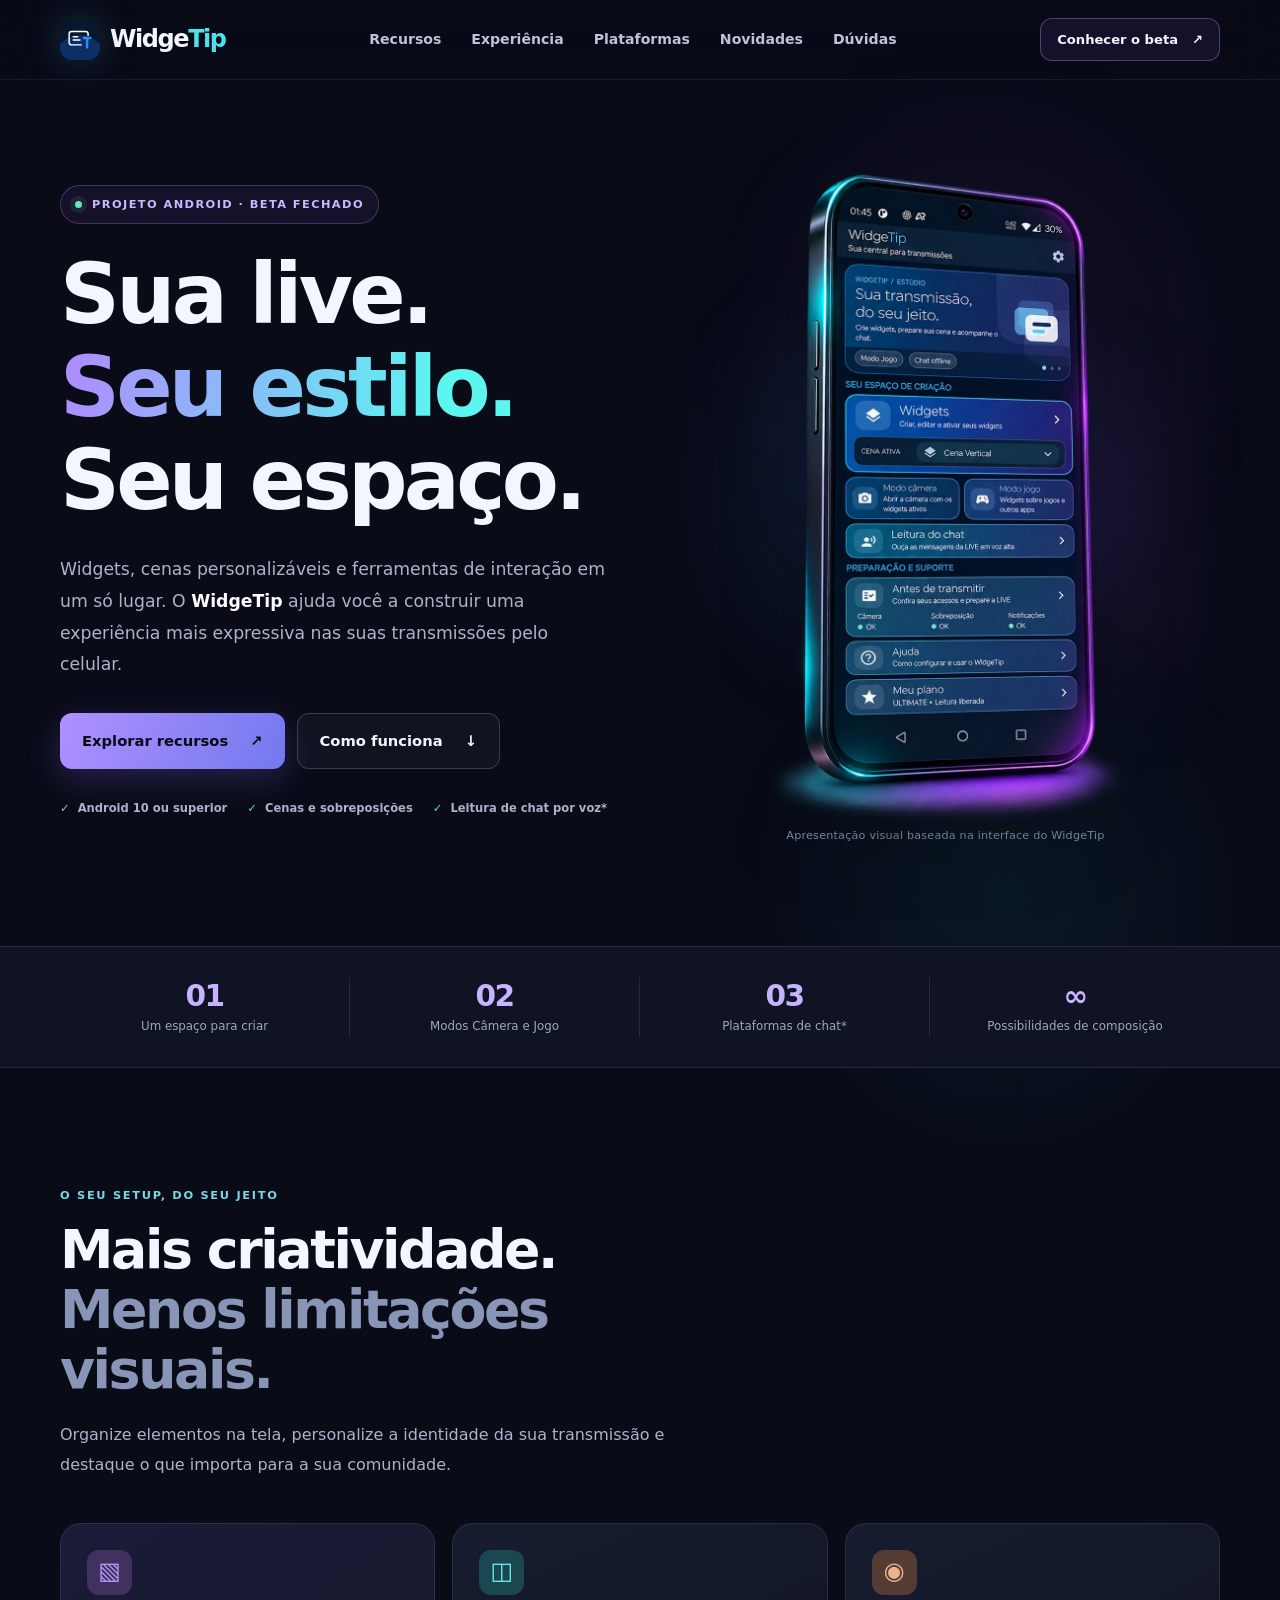
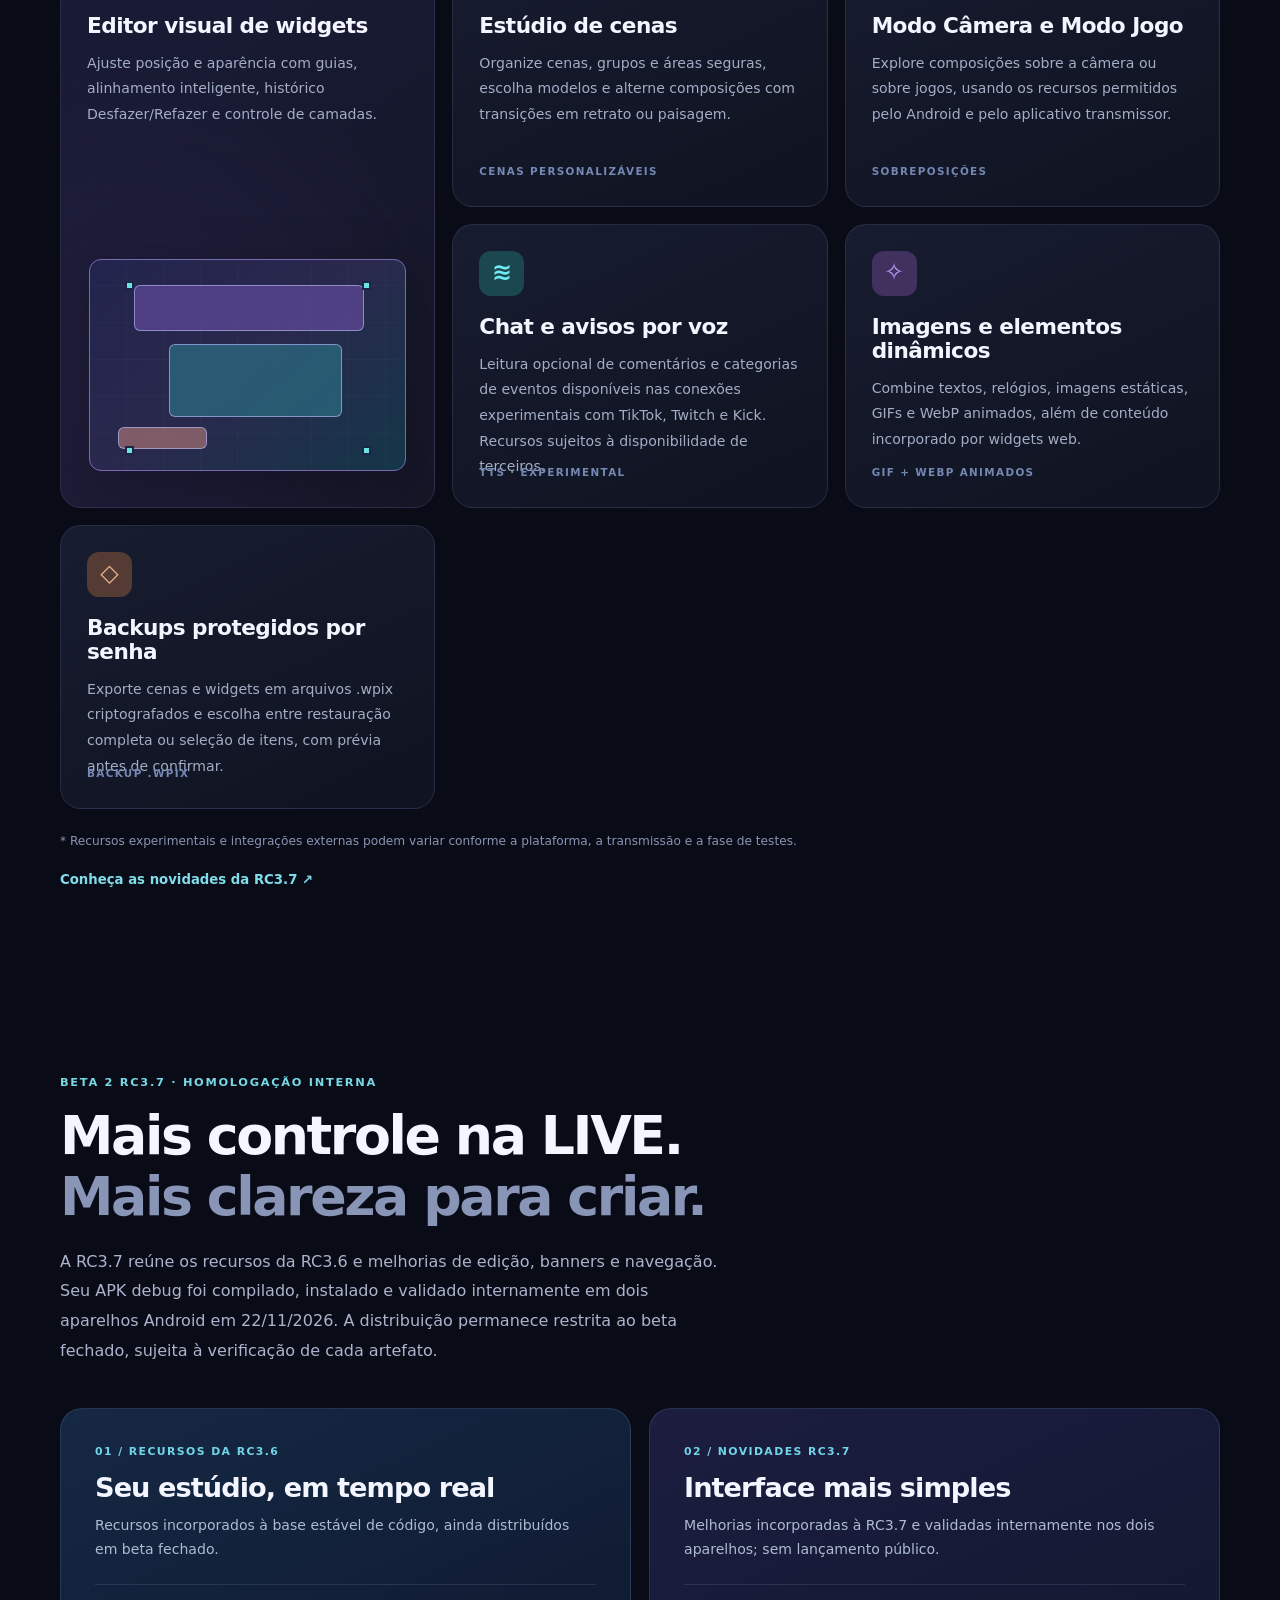
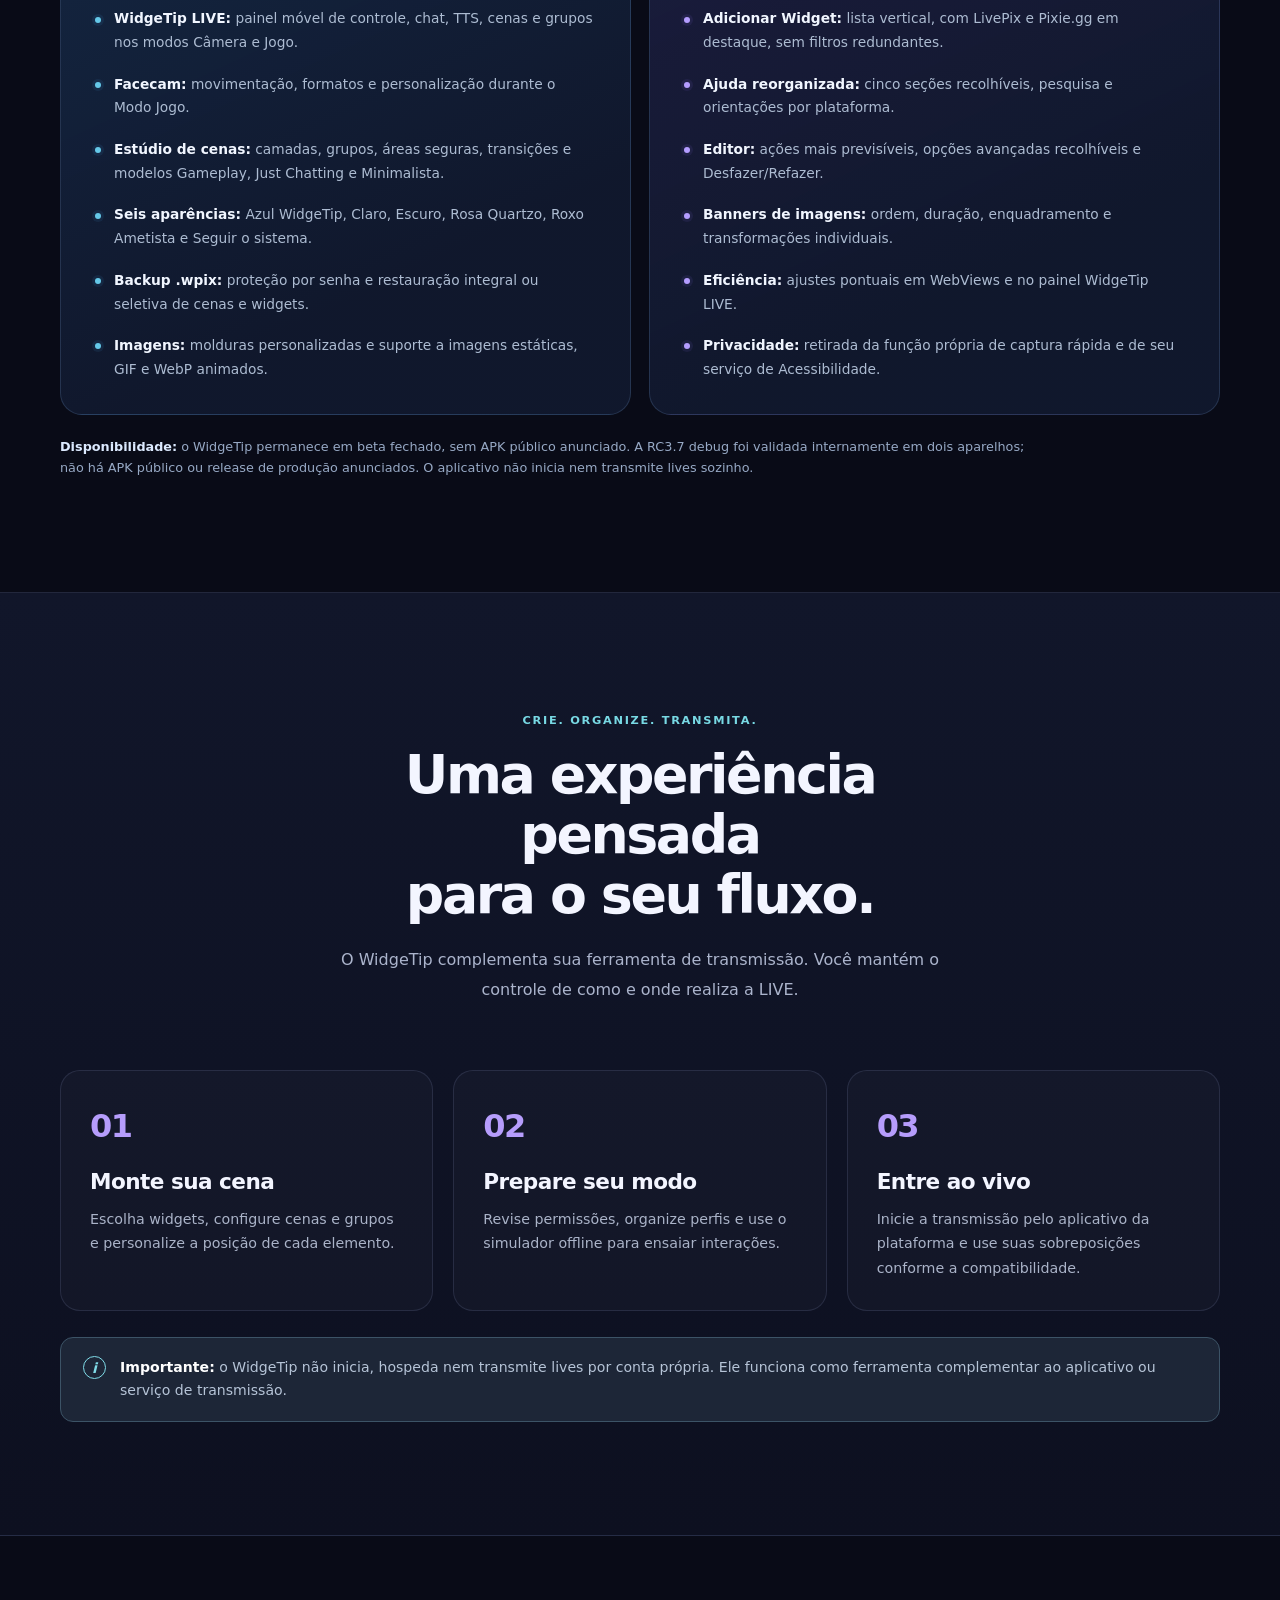
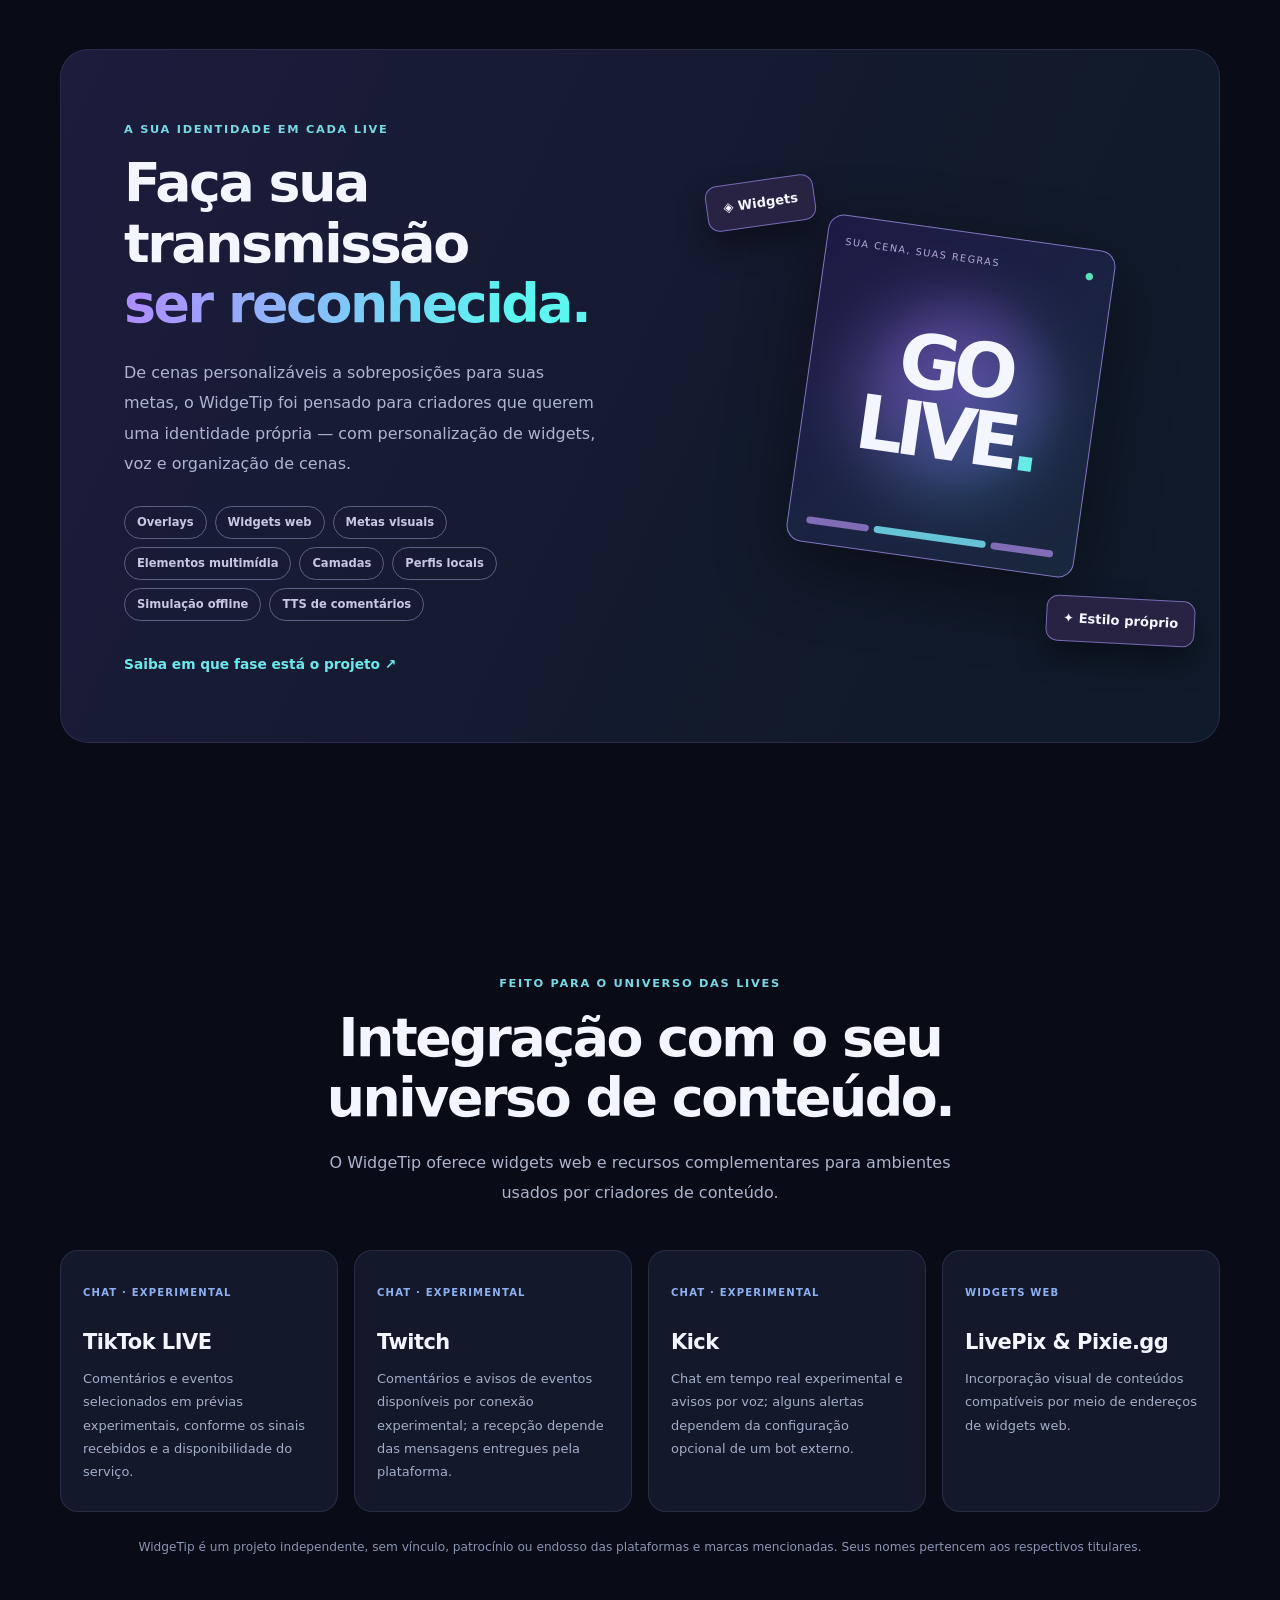
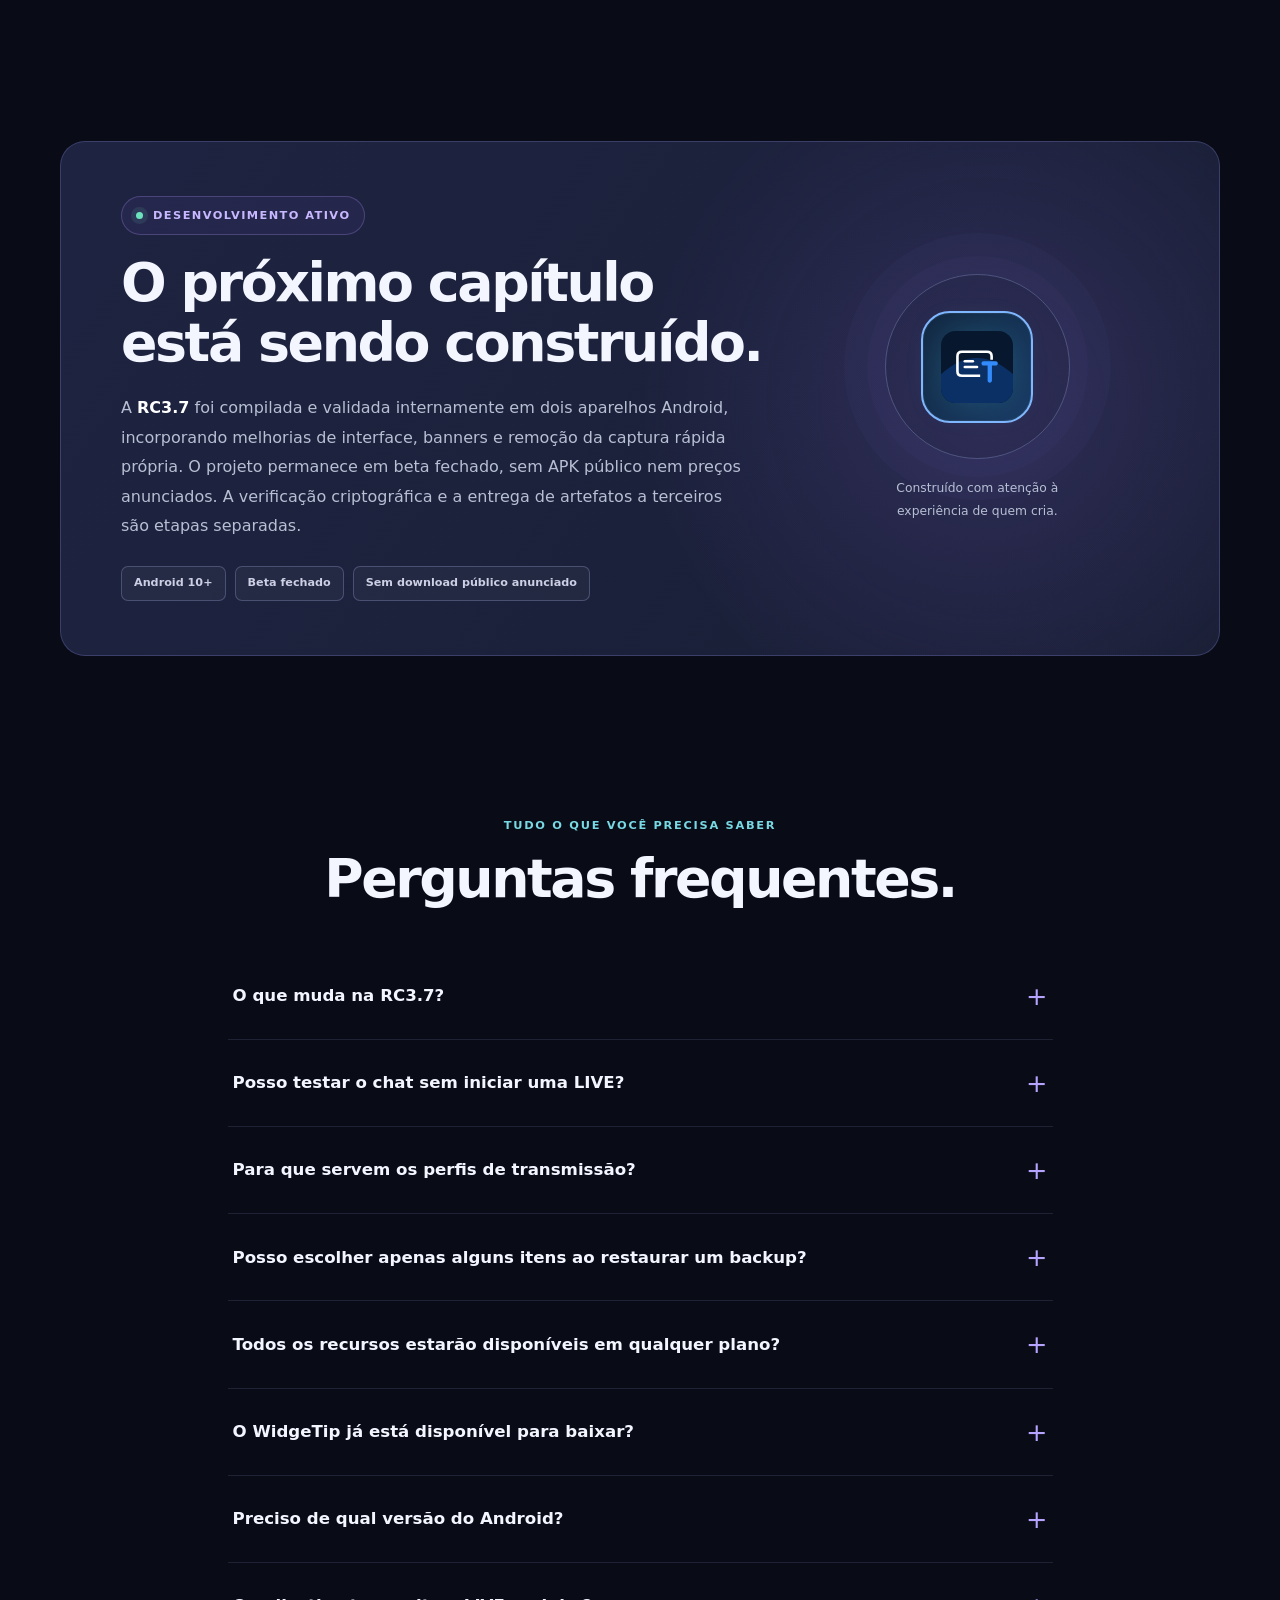
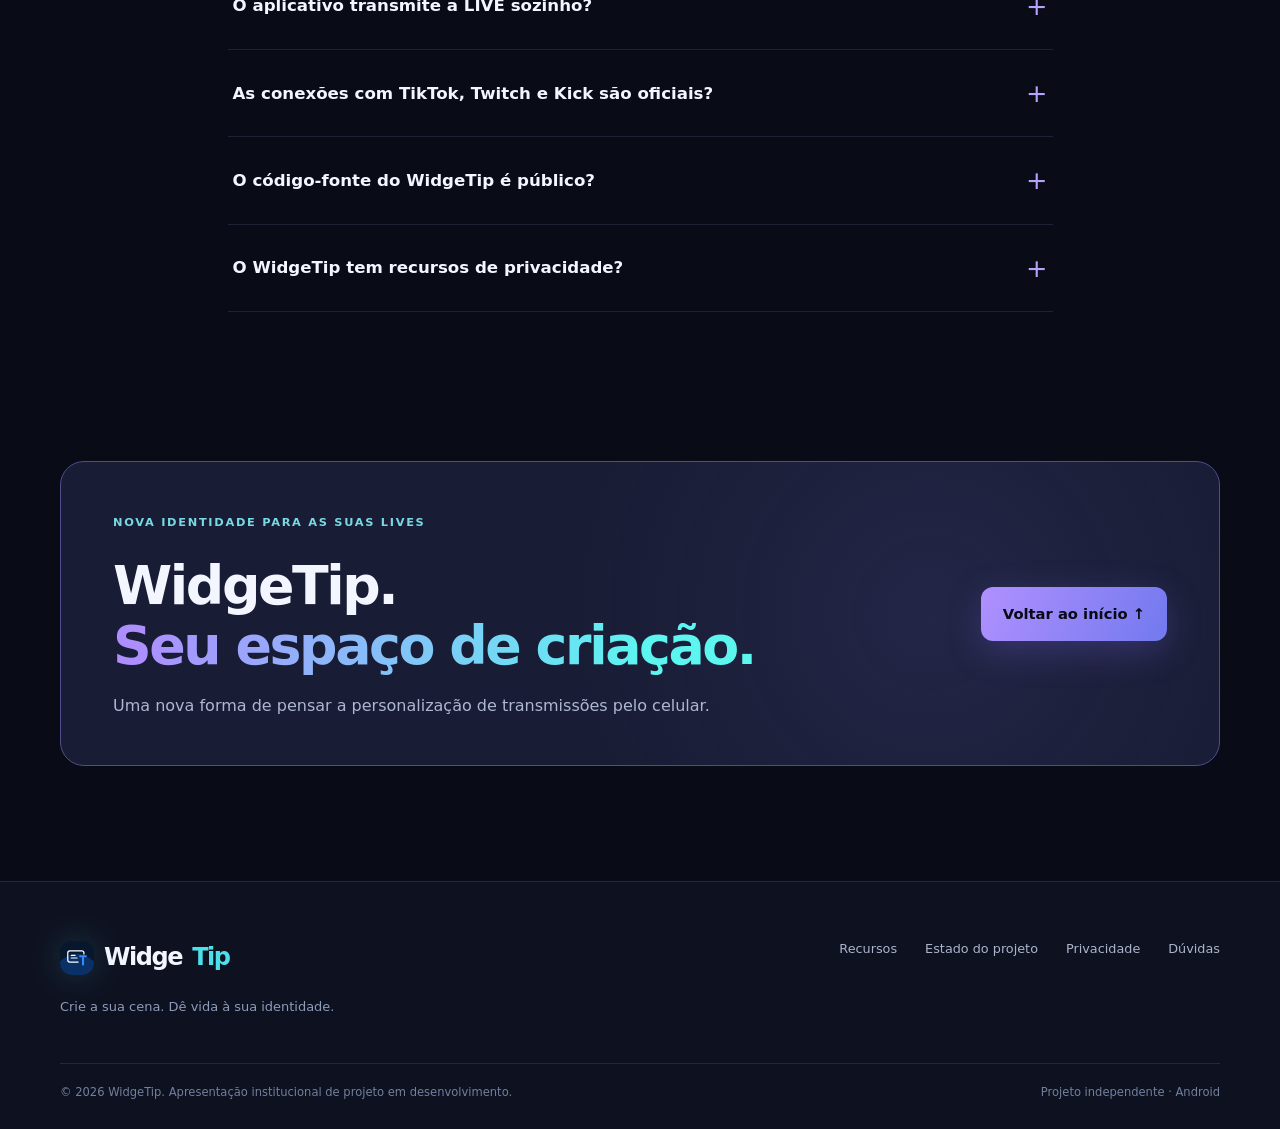
<file: index.html>
<!doctype html>
<html lang="pt-BR">
<head>
  <meta charset="utf-8">
  <meta name="viewport" content="width=device-width, initial-scale=1">
  <meta name="theme-color" content="#090b17">
  <meta name="description" content="Conheça o WidgeTip: aplicativo Android para personalizar lives com widgets, cenas, sobreposições e leitura de chat por voz. Em desenvolvimento beta.">
  <meta property="og:type" content="website">
  <meta property="og:locale" content="pt_BR">
  <meta property="og:title" content="WidgeTip — Sua live. Seu estilo.">
  <meta property="og:description" content="Widgets, cenas e ferramentas de interação para quem cria conteúdo ao vivo no Android. Conheça o projeto WidgeTip.">
  <meta name="twitter:card" content="summary_large_image">
  <meta property="og:image" content="https://tiagojpavan.github.io/WidgeTip/assets/social-card.svg">
  <title>WidgeTip — Sua live. Seu estilo.</title>
  <link rel="icon" href="assets/app-icon.svg" type="image/svg+xml">
  <link rel="stylesheet" href="styles.css">
</head>
<body>
  <a class="skip-link" href="#conteudo">Ir para o conteúdo</a>
  <div class="ambient ambient-one" aria-hidden="true"></div><div class="ambient ambient-two" aria-hidden="true"></div>
  <header class="site-header">
    <div class="shell nav-bar">
      <a class="brand" href="#inicio" aria-label="WidgeTip, início"><img src="assets/app-icon.svg" alt="Ícone do WidgeTip" width="40" height="40"><span>Widge<span class="brand-accent">Tip</span></span></a>
      <nav aria-label="Navegação principal" class="nav-links">
        <a href="#recursos">Recursos</a><a href="#experiencia">Experiência</a><a href="#plataformas">Plataformas</a><a href="#novidades">Novidades</a><a href="#faq">Dúvidas</a>
      </nav>
      <a class="nav-cta" href="#status">Conhecer o beta <span aria-hidden="true">↗</span></a>
    </div>
  </header>
  <main id="conteudo">
    <section class="hero shell" id="inicio" aria-labelledby="hero-title">
      <div class="hero-text">
        <div class="eyebrow"><span class="pulse" aria-hidden="true"></span> PROJETO ANDROID · BETA FECHADO</div>
        <h1 id="hero-title">Sua live.<br><span class="gradient-text">Seu estilo.</span><br>Seu espaço.</h1>
        <p class="hero-description">Widgets, cenas personalizáveis e ferramentas de interação em um só lugar. O <strong>WidgeTip</strong> ajuda você a construir uma experiência mais expressiva nas suas transmissões pelo celular.</p>
        <div class="hero-actions"><a class="button button-primary" href="#recursos">Explorar recursos <span aria-hidden="true">↗</span></a><a class="button button-outline" href="#como-funciona">Como funciona <span aria-hidden="true">↓</span></a></div>
        <div class="hero-notes"><span><span class="note-check" aria-hidden="true">✓</span> Android 10 ou superior</span><span><span class="note-check" aria-hidden="true">✓</span> Cenas e sobreposições</span><span><span class="note-check" aria-hidden="true">✓</span> Leitura de chat por voz*</span></div>
      </div>
      <div class="hero-art hero-product" aria-label="Visual do WidgeTip em um smartphone">
        <div class="hero-product-aura" aria-hidden="true"></div>
        <figure class="hero-product-visual">
          <img src="assets/widgetip-hero.webp" width="780" height="1358" loading="eager" decoding="async" fetchpriority="high" alt="Representação promocional do WidgeTip em um celular, baseada na tela real do aplicativo, com os menus Widgets, Modo câmera, Modo jogo, Leitura do chat e Ajuda.">
          <figcaption>Apresentação visual baseada na interface do WidgeTip</figcaption>
        </figure>
      </div>
    </section>
    <section class="stats-strip" aria-label="Destaques"><div class="shell stats-content"><div><strong>01</strong><span>Um espaço para criar</span></div><div><strong>02</strong><span>Modos Câmera e Jogo</span></div><div><strong>03</strong><span>Plataformas de chat*</span></div><div><strong>∞</strong><span>Possibilidades de composição</span></div></div></section>
    <section class="section shell" id="recursos" aria-labelledby="features-heading">
      <div class="section-lead"><span class="kicker">O SEU SETUP, DO SEU JEITO</span><h2 id="features-heading">Mais criatividade.<br><span class="muted-heading">Menos limitações visuais.</span></h2><p>Organize elementos na tela, personalize a identidade da sua transmissão e destaque o que importa para a sua comunidade.</p></div>
      <div class="feature-grid">
        <article class="feature-card feature-primary"><div class="feature-icon purple-glow">▧</div><h3>Editor visual de widgets</h3><p>Ajuste posição e aparência com guias, alinhamento inteligente, histórico Desfazer/Refazer e controle de camadas.</p><div class="feature-card-art mini-canvas" aria-hidden="true"><span class="block a"></span><span class="block b"></span><span class="block c"></span><span class="corner tl"></span><span class="corner tr"></span><span class="corner bl"></span><span class="corner br"></span></div></article>
        <article class="feature-card"><div class="feature-icon cyan-glow">◫</div><h3>Estúdio de cenas</h3><p>Organize cenas, grupos e áreas seguras, escolha modelos e alterne composições com transições em retrato ou paisagem.</p><div class="feature-tag">CENAS PERSONALIZÁVEIS</div></article>
        <article class="feature-card"><div class="feature-icon orange-glow">◉</div><h3>Modo Câmera e Modo Jogo</h3><p>Explore composições sobre a câmera ou sobre jogos, usando os recursos permitidos pelo Android e pelo aplicativo transmissor.</p><div class="feature-tag">SOBREPOSIÇÕES</div></article>
        <article class="feature-card"><div class="feature-icon cyan-glow">≋</div><h3>Chat e avisos por voz</h3><p>Leitura opcional de comentários e categorias de eventos disponíveis nas conexões experimentais com TikTok, Twitch e Kick. Recursos sujeitos à disponibilidade de terceiros.</p><div class="feature-tag">TTS · EXPERIMENTAL</div></article>
        <article class="feature-card"><div class="feature-icon purple-glow">✧</div><h3>Imagens e elementos dinâmicos</h3><p>Combine textos, relógios, imagens estáticas, GIFs e WebP animados, além de conteúdo incorporado por widgets web.</p><div class="feature-tag">GIF + WEBP ANIMADOS</div></article>
        <article class="feature-card"><div class="feature-icon orange-glow">◇</div><h3>Backups protegidos por senha</h3><p>Exporte cenas e widgets em arquivos .wpix criptografados e escolha entre restauração completa ou seleção de itens, com prévia antes de confirmar.</p><div class="feature-tag">BACKUP .WPIX</div></article>
      </div>
      <p class="feature-footnote">* Recursos experimentais e integrações externas podem variar conforme a plataforma, a transmissão e a fase de testes.</p>
      <p class="discover-more"><a href="#novidades">Conheça as novidades da RC3.7 <span aria-hidden="true">↗</span></a></p>
    </section>
    <section class="section shell whatsnew-section" id="novidades" aria-labelledby="novidades-heading">
      <div class="section-lead">
        <span class="kicker">BETA 2 RC3.7 · HOMOLOGAÇÃO INTERNA</span>
        <h2 id="novidades-heading">Mais controle na LIVE.<br><span class="muted-heading">Mais clareza para criar.</span></h2>
        <p>A RC3.7 reúne os recursos da RC3.6 e melhorias de edição, banners e navegação. Seu APK debug foi compilado, instalado e validado internamente em dois aparelhos Android em 22/11/2026. A distribuição permanece restrita ao beta fechado, sujeita à verificação de cada artefato.</p>
      </div>
      <div class="whatsnew-grid">
        <article class="whatsnew-panel">
          <div class="whatsnew-head"><span class="whatsnew-eyebrow">01 / RECURSOS DA RC3.6</span><h3>Seu estúdio, em tempo real</h3><p>Recursos incorporados à base estável de código, ainda distribuídos em beta fechado.</p></div>
          <ul class="whatsnew-list">
            <li><strong>WidgeTip LIVE:</strong> painel móvel de controle, chat, TTS, cenas e grupos nos modos Câmera e Jogo.</li>
            <li><strong>Facecam:</strong> movimentação, formatos e personalização durante o Modo Jogo.</li>
            <li><strong>Estúdio de cenas:</strong> camadas, grupos, áreas seguras, transições e modelos Gameplay, Just Chatting e Minimalista.</li>
            <li><strong>Seis aparências:</strong> Azul WidgeTip, Claro, Escuro, Rosa Quartzo, Roxo Ametista e Seguir o sistema.</li>
            <li><strong>Backup .wpix:</strong> proteção por senha e restauração integral ou seletiva de cenas e widgets.</li>
            <li><strong>Imagens:</strong> molduras personalizadas e suporte a imagens estáticas, GIF e WebP animados.</li>
          </ul>
        </article>
        <article class="whatsnew-panel">
          <div class="whatsnew-head"><span class="whatsnew-eyebrow">02 / NOVIDADES RC3.7</span><h3>Interface mais simples</h3><p>Melhorias incorporadas à RC3.7 e validadas internamente nos dois aparelhos; sem lançamento público.</p></div>
          <ul class="whatsnew-list">
            <li><strong>Adicionar Widget:</strong> lista vertical, com LivePix e Pixie.gg em destaque, sem filtros redundantes.</li>
            <li><strong>Ajuda reorganizada:</strong> cinco seções recolhíveis, pesquisa e orientações por plataforma.</li>
            <li><strong>Editor:</strong> ações mais previsíveis, opções avançadas recolhíveis e Desfazer/Refazer.</li>
            <li><strong>Banners de imagens:</strong> ordem, duração, enquadramento e transformações individuais.</li>
            <li><strong>Eficiência:</strong> ajustes pontuais em WebViews e no painel WidgeTip LIVE.</li>
            <li><strong>Privacidade:</strong> retirada da função própria de captura rápida e de seu serviço de Acessibilidade.</li>
          </ul>
        </article>
      </div>
      <p class="whatsnew-disclaimer"><strong>Disponibilidade:</strong> o WidgeTip permanece em beta fechado, sem APK público anunciado. A RC3.7 debug foi validada internamente em dois aparelhos; não há APK público ou release de produção anunciados. O aplicativo não inicia nem transmite lives sozinho.</p>
    </section>
    <section class="section workflow-section" id="como-funciona"><div class="shell"><div class="section-lead center"><span class="kicker">CRIE. ORGANIZE. TRANSMITA.</span><h2>Uma experiência pensada<br>para o seu fluxo.</h2><p>O WidgeTip complementa sua ferramenta de transmissão. Você mantém o controle de como e onde realiza a LIVE.</p></div><div class="steps-grid"><div class="step"><span class="step-num">01</span><h3>Monte sua cena</h3><p>Escolha widgets, configure cenas e grupos e personalize a posição de cada elemento.</p></div><div class="step"><span class="step-num">02</span><h3>Prepare seu modo</h3><p>Revise permissões, organize perfis e use o simulador offline para ensaiar interações.</p></div><div class="step"><span class="step-num">03</span><h3>Entre ao vivo</h3><p>Inicie a transmissão pelo aplicativo da plataforma e use suas sobreposições conforme a compatibilidade.</p></div></div><div class="important-note"><span class="info-sign">i</span><span><strong>Importante:</strong> o WidgeTip não inicia, hospeda nem transmite lives por conta própria. Ele funciona como ferramenta complementar ao aplicativo ou serviço de transmissão.</span></div></div></section>
    <section class="section shell" id="experiencia"><div class="experience-panel"><div class="experience-copy"><span class="kicker">A SUA IDENTIDADE EM CADA LIVE</span><h2>Faça sua transmissão<br><span class="gradient-text">ser reconhecida.</span></h2><p>De cenas personalizáveis a sobreposições para suas metas, o WidgeTip foi pensado para criadores que querem uma identidade própria — com personalização de widgets, voz e organização de cenas.</p><div class="pill-list"><span>Overlays</span><span>Widgets web</span><span>Metas visuais</span><span>Elementos multimídia</span><span>Camadas</span><span>Perfis locais</span><span>Simulação offline</span><span>TTS de comentários</span></div><a class="text-link" href="#status">Saiba em que fase está o projeto <span aria-hidden="true">↗</span></a></div><div class="experience-art" aria-hidden="true"><div class="experience-screen"><span class="exp-top">SUA CENA, SUAS REGRAS <span>●</span></span><div class="exp-center"><span class="exp-orb"></span><strong>GO<br>LIVE<span>.</span></strong></div><span class="exp-bottom"><i></i><i></i><i></i></span></div><span class="exp-tag exp-tag-one">◈ Widgets</span><span class="exp-tag exp-tag-two">✦ Estilo próprio</span></div></div></section>
    <section class="section shell" id="plataformas"><div class="section-lead center"><span class="kicker">FEITO PARA O UNIVERSO DAS LIVES</span><h2>Integração com o seu<br>universo de conteúdo.</h2><p>O WidgeTip oferece widgets web e recursos complementares para ambientes usados por criadores de conteúdo.</p></div><div class="platform-grid"><div class="platform-card"><span class="platform-label">CHAT · EXPERIMENTAL</span><h3>TikTok LIVE</h3><p>Comentários e eventos selecionados em prévias experimentais, conforme os sinais recebidos e a disponibilidade do serviço.</p></div><div class="platform-card"><span class="platform-label">CHAT · EXPERIMENTAL</span><h3>Twitch</h3><p>Comentários e avisos de eventos disponíveis por conexão experimental; a recepção depende das mensagens entregues pela plataforma.</p></div><div class="platform-card"><span class="platform-label">CHAT · EXPERIMENTAL</span><h3>Kick</h3><p>Chat em tempo real experimental e avisos por voz; alguns alertas dependem da configuração opcional de um bot externo.</p></div><div class="platform-card"><span class="platform-label">WIDGETS WEB</span><h3>LivePix & Pixie.gg</h3><p>Incorporação visual de conteúdos compatíveis por meio de endereços de widgets web.</p></div></div><p class="platform-disclaimer">WidgeTip é um projeto independente, sem vínculo, patrocínio ou endosso das plataformas e marcas mencionadas. Seus nomes pertencem aos respectivos titulares.</p></section>
    <section class="section status-section" id="status"><div class="shell"><div class="status-box"><div><span class="eyebrow status-eyebrow"><span class="pulse"></span> DESENVOLVIMENTO ATIVO</span><h2>O próximo capítulo<br>está sendo construído.</h2><p>A <strong>RC3.7</strong> foi compilada e validada internamente em dois aparelhos Android, incorporando melhorias de interface, banners e remoção da captura rápida própria. O projeto permanece em beta fechado, sem APK público nem preços anunciados. A verificação criptográfica e a entrega de artefatos a terceiros são etapas separadas.</p><div class="status-points"><span>Android 10+</span><span>Beta fechado</span><span>Sem download público anunciado</span></div></div><div class="status-side"><div class="status-orbit"><span class="status-logo"><img src="assets/app-icon.svg" alt="Ícone do WidgeTip" width="72" height="72"></span></div><p>Construído com atenção à experiência de quem cria.</p></div></div></div></section>
    <section class="section shell faq-section" id="faq"><div class="section-lead center"><span class="kicker">TUDO O QUE VOCÊ PRECISA SABER</span><h2>Perguntas frequentes.</h2></div><div class="faq-list"><details><summary>O que muda na RC3.7?<span class="faq-plus" aria-hidden="true">+</span></summary><p>A RC3.7 simplifica o catálogo e a Ajuda, melhora banners e editores e retira a captura rápida própria. Seu APK debug foi compilado e validado internamente nos dois aparelhos. Ainda não há download público.</p></details><details><summary>Posso testar o chat sem iniciar uma LIVE?<span class="faq-plus" aria-hidden="true">+</span></summary><p>O simulador disponível no código beta gera comentários e eventos fictícios no aparelho, sem conexão real com TikTok, Twitch ou Kick. Ele serve para ensaiar a leitura por voz e a apresentação dos widgets.</p></details><details><summary>Para que servem os perfis de transmissão?<span class="faq-plus" aria-hidden="true">+</span></summary><p>Para reunir configurações locais de cenas, voz, eventos e opções de exibição, facilitando a troca de contexto. Os perfis não iniciam transmissões nem conectam canais automaticamente. Os perfis não fazem parte do backup .wpix v1.</p></details><details><summary>Posso escolher apenas alguns itens ao restaurar um backup?<span class="faq-plus" aria-hidden="true">+</span></summary><p>Sim. A RC3.6 incorporou a restauração seletiva de cenas e widgets; você pode optar pela restauração integral ou escolher itens após autenticar o arquivo protegido por senha.</p></details><details><summary>Todos os recursos estarão disponíveis em qualquer plano?<span class="faq-plus" aria-hidden="true">+</span></summary><p>Algumas funções estão sujeitas ao plano utilizado. O aplicativo indica quando há restrições. Planos, preços e condições para lançamento público ainda não foram anunciados.</p></details><details><summary>O WidgeTip já está disponível para baixar?<span class="faq-plus" aria-hidden="true">+</span></summary><p>Ainda não há uma versão pública anunciada para download. O projeto está em fase de desenvolvimento e testes beta controlados.</p></details><details><summary>Preciso de qual versão do Android?<span class="faq-plus" aria-hidden="true">+</span></summary><p>O requisito mínimo atualmente previsto é Android 10 (API 29). Requisitos e compatibilidade podem ser revisados antes do lançamento.</p></details><details><summary>O aplicativo transmite a LIVE sozinho?<span class="faq-plus" aria-hidden="true">+</span></summary><p>Não. O WidgeTip é uma ferramenta de personalização e apoio à transmissão. Você continua usando o aplicativo ou serviço de sua plataforma para entrar ao vivo.</p></details><details><summary>As conexões com TikTok, Twitch e Kick são oficiais?<span class="faq-plus" aria-hidden="true">+</span></summary><p>Não. Os recursos de leitura de chat dessas plataformas são experimentais e não constituem integração oficial. Podem apresentar limitações, instabilidade ou interrupções por alterações externas.</p></details><details><summary>O código-fonte do WidgeTip é público?<span class="faq-plus" aria-hidden="true">+</span></summary><p>Não. O aplicativo é desenvolvido em repositórios privados. Esta página pública apresenta o produto, sem distribuir o código-fonte da aplicação Android.</p></details><details><summary>O WidgeTip tem recursos de privacidade?<span class="faq-plus" aria-hidden="true">+</span></summary><p>O aplicativo inclui controles locais de dados, permissões e backups protegidos por senha. A documentação jurídica e a política de privacidade definitiva estão em preparação para uma eventual distribuição pública. <a href="privacidade.html">Leia as informações preliminares de privacidade</a>.</p></details></div></section>
    <section class="footer-cta shell"><div><span class="kicker">NOVA IDENTIDADE PARA AS SUAS LIVES</span><h2>WidgeTip.<br><span class="gradient-text">Seu espaço de criação.</span></h2><p>Uma nova forma de pensar a personalização de transmissões pelo celular.</p></div><a class="button button-primary" href="#inicio">Voltar ao início ↑</a></section>
  </main>
  <footer class="site-footer"><div class="shell footer-content"><div><a class="brand footer-brand" href="#inicio"><img src="assets/app-icon.svg" alt="Ícone do WidgeTip" width="34" height="34">Widge<span class="brand-accent">Tip</span></a><p>Crie a sua cena. Dê vida à sua identidade.</p></div><div class="footer-links"><a href="#recursos">Recursos</a><a href="#status">Estado do projeto</a><a href="privacidade.html">Privacidade</a><a href="#faq">Dúvidas</a></div></div><div class="shell footer-bottom"><span>© 2026 WidgeTip. Apresentação institucional de projeto em desenvolvimento.</span><span>Projeto independente · Android</span></div></footer>
</body>
</html>
</file>
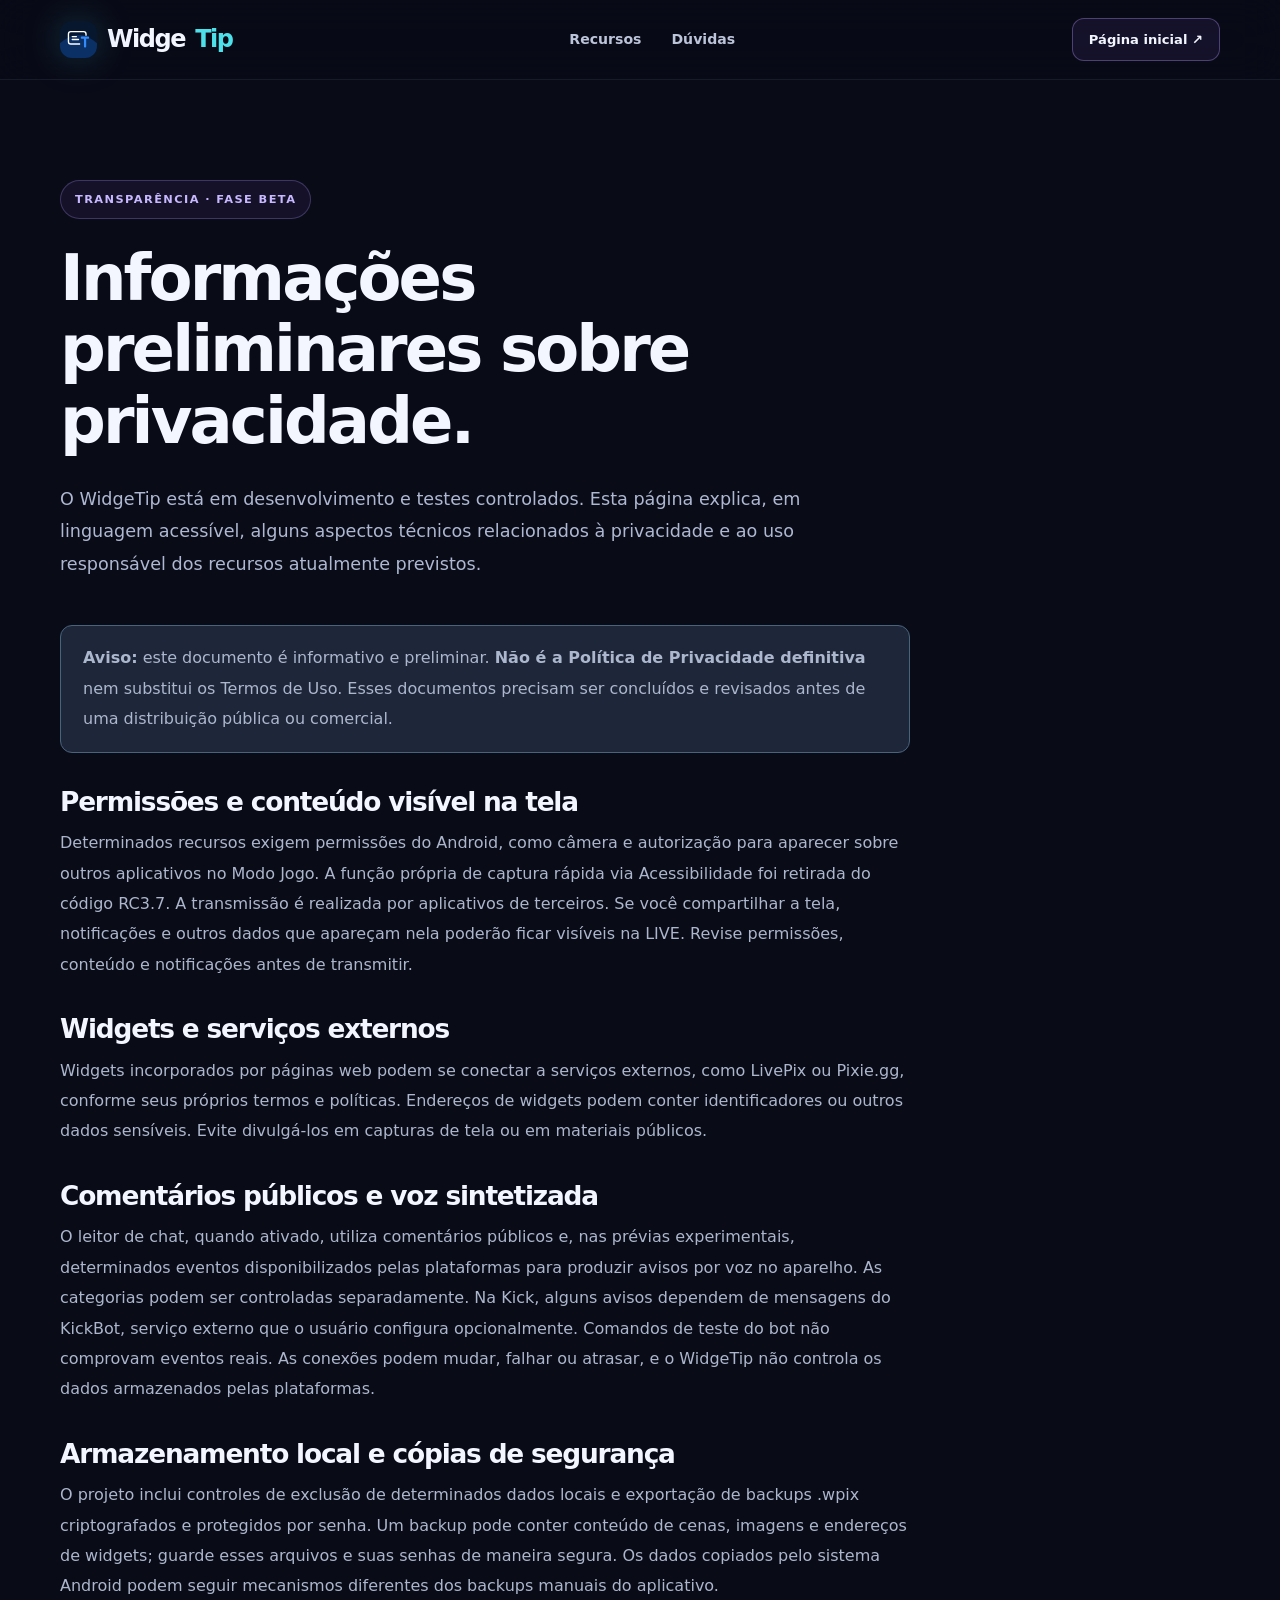
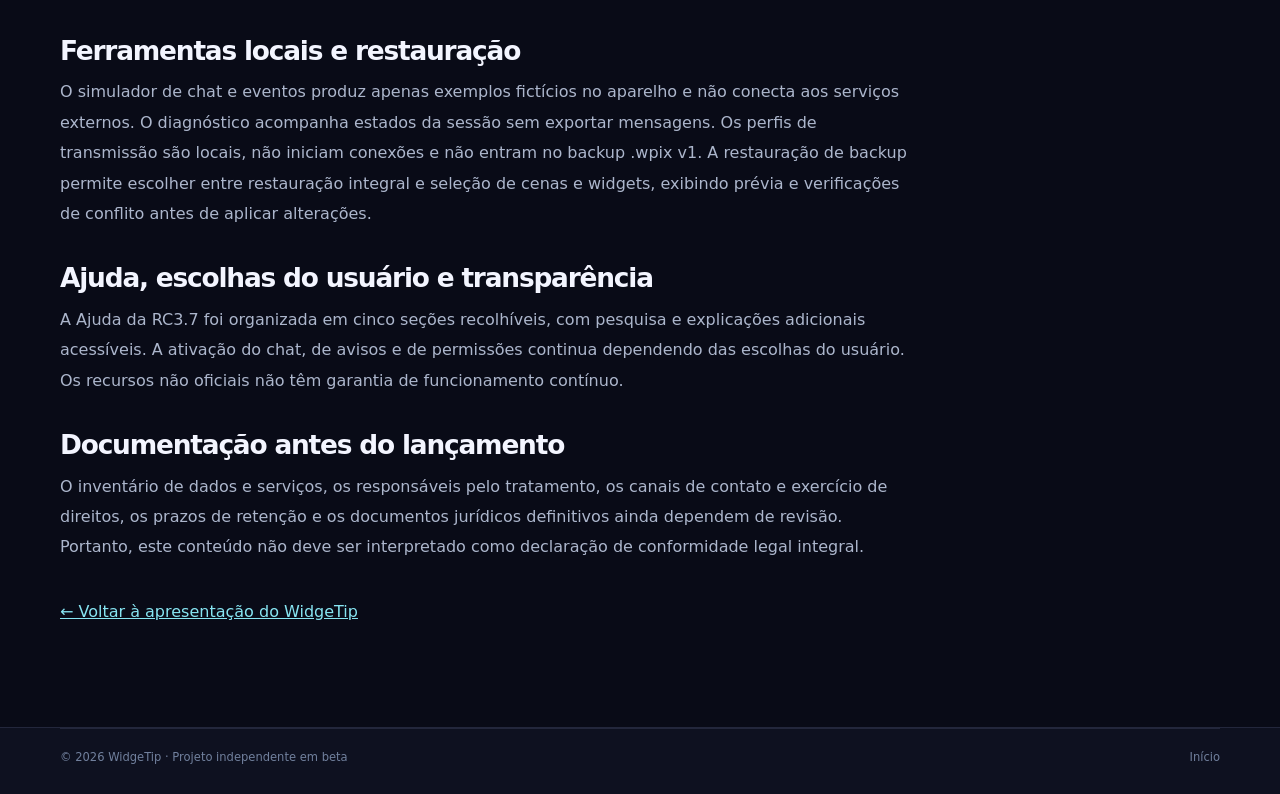
<file: privacidade.html>
<!doctype html>
<html lang="pt-BR">
<head>
<meta charset="utf-8"><meta name="viewport" content="width=device-width, initial-scale=1"><meta name="theme-color" content="#090b17"><meta name="robots" content="noindex,follow"><meta name="description" content="Informações preliminares sobre privacidade e uso responsável do WidgeTip durante sua fase beta."><title>Informações de privacidade — WidgeTip</title><link rel="icon" href="assets/app-icon.svg" type="image/svg+xml"><link rel="stylesheet" href="styles.css">
</head>
<body><a class="skip-link" href="#conteudo">Ir para o conteúdo</a><header class="site-header"><div class="shell nav-bar"><a class="brand" href="index.html"><img src="assets/app-icon.svg" width="37" height="37" alt="">Widge<span class="brand-accent">Tip</span></a><nav aria-label="Navegação" class="nav-links"><a href="index.html#recursos">Recursos</a><a href="index.html#faq">Dúvidas</a></nav><a class="nav-cta" href="index.html">Página inicial ↗</a></div></header>
<main class="simple-page shell" id="conteudo"><span class="eyebrow">TRANSPARÊNCIA · FASE BETA</span><h1>Informações preliminares sobre privacidade.</h1><p class="intro">O WidgeTip está em desenvolvimento e testes controlados. Esta página explica, em linguagem acessível, alguns aspectos técnicos relacionados à privacidade e ao uso responsável dos recursos atualmente previstos.</p><article><p class="warning"><strong>Aviso:</strong> este documento é informativo e preliminar. <strong>Não é a Política de Privacidade definitiva</strong> nem substitui os Termos de Uso. Esses documentos precisam ser concluídos e revisados antes de uma distribuição pública ou comercial.</p>
<h2>Permissões e conteúdo visível na tela</h2><p>Determinados recursos exigem permissões do Android, como câmera e autorização para aparecer sobre outros aplicativos no Modo Jogo. A função própria de captura rápida via Acessibilidade foi retirada do código RC3.7. A transmissão é realizada por aplicativos de terceiros. Se você compartilhar a tela, notificações e outros dados que apareçam nela poderão ficar visíveis na LIVE. Revise permissões, conteúdo e notificações antes de transmitir.</p>
<h2>Widgets e serviços externos</h2><p>Widgets incorporados por páginas web podem se conectar a serviços externos, como LivePix ou Pixie.gg, conforme seus próprios termos e políticas. Endereços de widgets podem conter identificadores ou outros dados sensíveis. Evite divulgá-los em capturas de tela ou em materiais públicos.</p>
<h2>Comentários públicos e voz sintetizada</h2><p>O leitor de chat, quando ativado, utiliza comentários públicos e, nas prévias experimentais, determinados eventos disponibilizados pelas plataformas para produzir avisos por voz no aparelho. As categorias podem ser controladas separadamente. Na Kick, alguns avisos dependem de mensagens do KickBot, serviço externo que o usuário configura opcionalmente. Comandos de teste do bot não comprovam eventos reais. As conexões podem mudar, falhar ou atrasar, e o WidgeTip não controla os dados armazenados pelas plataformas.</p>
<h2>Armazenamento local e cópias de segurança</h2><p>O projeto inclui controles de exclusão de determinados dados locais e exportação de backups .wpix criptografados e protegidos por senha. Um backup pode conter conteúdo de cenas, imagens e endereços de widgets; guarde esses arquivos e suas senhas de maneira segura. Os dados copiados pelo sistema Android podem seguir mecanismos diferentes dos backups manuais do aplicativo.</p>
<h2>Ferramentas locais e restauração</h2><p>O simulador de chat e eventos produz apenas exemplos fictícios no aparelho e não conecta aos serviços externos. O diagnóstico acompanha estados da sessão sem exportar mensagens. Os perfis de transmissão são locais, não iniciam conexões e não entram no backup .wpix v1. A restauração de backup permite escolher entre restauração integral e seleção de cenas e widgets, exibindo prévia e verificações de conflito antes de aplicar alterações.</p>
<h2>Ajuda, escolhas do usuário e transparência</h2><p>A Ajuda da RC3.7 foi organizada em cinco seções recolhíveis, com pesquisa e explicações adicionais acessíveis. A ativação do chat, de avisos e de permissões continua dependendo das escolhas do usuário. Os recursos não oficiais não têm garantia de funcionamento contínuo.</p>
<h2>Documentação antes do lançamento</h2><p>O inventário de dados e serviços, os responsáveis pelo tratamento, os canais de contato e exercício de direitos, os prazos de retenção e os documentos jurídicos definitivos ainda dependem de revisão. Portanto, este conteúdo não deve ser interpretado como declaração de conformidade legal integral.</p>
<p style="margin-top:34px"><a href="index.html">← Voltar à apresentação do WidgeTip</a></p></article></main>
<footer class="site-footer"><div class="shell footer-bottom"><span>© 2026 WidgeTip · Projeto independente em beta</span><a href="index.html">Início</a></div></footer></body></html>
</file>
<file: styles.css>
:root{--bg:#090b17;--card:#121628;--text:#f3f5ff;--soft:#abb4cc;--quiet:#747f9a;--line:rgba(151,168,222,.15);--violet:#9a74ff;--cyan:#4de0ea;--warm:#fdab70;--shell:1160px;--radius:22px;color-scheme:dark}*{box-sizing:border-box}html{scroll-behavior:smooth}body{margin:0;min-width:320px;background:var(--bg);font:16px/1.65 system-ui,-apple-system,BlinkMacSystemFont,'Segoe UI',sans-serif;color:var(--text);overflow-x:hidden}a{color:inherit;text-decoration:none}p{margin:0}h1,h2,h3{line-height:1.12;margin:0;letter-spacing:-.045em}h1{font-size:clamp(3.55rem,6.5vw,6.45rem);font-weight:850}h2{font-size:clamp(2.4rem,4.2vw,4.2rem);font-weight:820}h3{font-size:1.35rem;font-weight:770;letter-spacing:-.025em}::selection{background:#8254da80;color:#fff}:focus-visible{outline:3px solid #4de0ea;outline-offset:4px}.shell{width:min(calc(100% - 72px),var(--shell));margin-inline:auto}.ambient{position:absolute;pointer-events:none;z-index:-1;filter:blur(25px)}.ambient-one{top:20px;left:50%;width:600px;height:650px;background:radial-gradient(ellipse,rgba(99,66,195,.15),transparent 64%)}.ambient-two{top:600px;right:-200px;width:550px;height:600px;background:radial-gradient(ellipse,rgba(15,159,172,.09),transparent 70%)}.skip-link{position:absolute;top:-60px;left:12px;background:#fff;color:#111;padding:10px;z-index:100}.skip-link:focus{top:10px}.site-header{position:sticky;top:0;z-index:50;background:rgba(9,11,23,.81);border-bottom:1px solid rgba(176,192,233,.09);backdrop-filter:blur(22px)}.nav-bar{height:79px;display:flex;align-items:center;justify-content:space-between;gap:28px}.brand{display:inline-flex;gap:10px;align-items:center;font-size:1.5rem;font-weight:830;letter-spacing:-.06em;white-space:nowrap}.brand img{display:block;filter:drop-shadow(0 0 18px rgba(77,224,234,.20));border-radius:12px}.brand-accent{color:var(--cyan)}.nav-links{display:flex;align-items:center;gap:30px;font-size:.88rem;font-weight:620;color:#bcc4da}.nav-links a:hover,.footer-links a:hover{color:#fff}.nav-cta{font-size:.82rem;display:inline-flex;align-items:center;gap:14px;border:1px solid rgba(180,156,255,.35);border-radius:12px;padding:10px 16px;font-weight:750;background:rgba(140,99,241,.09);white-space:nowrap}.nav-cta:hover{background:rgba(140,99,241,.2)}.hero{min-height:720px;display:grid;grid-template-columns:1.03fr .97fr;align-items:center;padding-top:74px;padding-bottom:97px;gap:28px}.hero-text{position:relative;z-index:2}.eyebrow{display:inline-flex;gap:10px;align-items:center;letter-spacing:.125em;font-size:.71rem;font-weight:810;border:1px solid rgba(158,136,233,.3);border-radius:50px;padding:9px 14px;background:rgba(109,78,180,.11);color:#c8b8ff;margin-bottom:24px}.pulse,.red-dot{background:#6de3bd;width:7px;height:7px;border-radius:100%;display:inline-block;box-shadow:0 0 0 5px rgba(109,227,189,.1)}.gradient-text{background:linear-gradient(98deg,#ad8eff 4%,#5cf5f0 83%);background-clip:text;color:transparent}.hero-description{font-size:1.08rem;line-height:1.83;color:var(--soft);max-width:545px;margin-top:27px}.hero-description strong{color:#fff}.hero-actions{margin-top:32px;display:flex;flex-wrap:wrap;gap:12px}.button{display:inline-flex;justify-content:center;align-items:center;gap:22px;padding:15px 22px;border-radius:12px;font-size:.92rem;font-weight:770;transition:transform .2s,box-shadow .2s}.button:hover{transform:translateY(-2px)}.button-primary{background:linear-gradient(115deg,#b090ff,#7279ee);color:#080a15;box-shadow:0 10px 35px rgba(131,106,246,.25)}.button-primary:hover{box-shadow:0 13px 40px rgba(131,106,246,.35)}.button-outline{border:1px solid rgba(168,183,228,.25);background:rgba(255,255,255,.035)}.button-outline:hover{background:rgba(255,255,255,.075)}.hero-notes{margin-top:30px;display:flex;flex-wrap:wrap;gap:10px 20px;color:#a9b2cb;font-size:.72rem;font-weight:610}.hero-notes span{white-space:nowrap}.note-check{color:#61dcbc;margin-right:4px}.hero-art{height:625px;position:relative;display:flex;align-items:center;justify-content:center}.orbit{position:absolute;border:1px solid rgba(137,120,218,.12);width:580px;height:580px;border-radius:50%;top:16px;left:calc(50% - 290px)}.orbit-b{width:440px;height:440px;top:85px;left:calc(50% - 220px);border-color:rgba(137,211,229,.12)}.phone{height:570px;width:295px;padding:9px;border-radius:43px;border:3px solid #41465c;background:linear-gradient(155deg,#2e364b,#060817 60%,#474168);box-shadow:0 25px 80px #0009,0 0 100px #795deb22;position:relative;transform:rotate(5deg);z-index:2}.phone-island{width:98px;height:20px;position:absolute;left:calc(50% - 49px);top:14px;border-radius:0 0 13px 13px;background:#050713;z-index:5}.phone-screen{height:100%;width:100%;background:#0d1121;border-radius:32px;overflow:hidden;padding:32px 13px 9px}.phone-head{display:flex;justify-content:space-between;align-items:center;font-size:.8rem;font-weight:780;margin:0 4px 18px}.phone-brand b{display:inline-grid;place-items:center;margin-right:6px;width:22px;height:22px;color:#fff;background:#764deb;border-radius:7px}.phone-menu{color:#97a0ba}.screen-subtitle{font-size:.62rem;color:#aab3d2;display:flex;justify-content:space-between;letter-spacing:.11em;margin:0 3px 10px}.screen-subtitle span{color:#71d7b7;font-size:.55rem}.stage{height:240px;background:radial-gradient(circle at 60% 30%,#594c9a 0,#191536 43%,#111629 80%);border:1px solid #54507a;border-radius:9px;position:relative;overflow:hidden;padding:12px}.stage-grid{position:absolute;inset:0;background:linear-gradient(0deg,transparent 96%,#fff1 100%),linear-gradient(90deg,transparent 96%,#fff1 100%);background-size:30px 30px;mask-image:linear-gradient(to top,#000,transparent)}.stage-top{display:flex;justify-content:space-between;position:relative}.live-pill{background:#ef4664;padding:3px 7px;border-radius:4px;font-weight:800;font-size:.56rem;letter-spacing:.12em}.red-dot{background:#fff;box-shadow:none;width:5px;height:5px;margin-right:2px}.viewcount{font-size:.62rem;background:#151827a9;padding:3px 6px;border-radius:4px}.stage-banner{position:relative;margin-top:65px;border-radius:7px;padding:10px 11px;background:linear-gradient(110deg,#323061ed,#301c51ed);border:1px solid #bf9cff6e;box-shadow:0 8px 18px #0004}.stage-banner small{display:block;font-size:.53rem;letter-spacing:.13em;color:#bfb3e1}.stage-banner strong{font-size:.73rem}.progress-bar{height:5px;border-radius:10px;background:#24213f;margin-top:7px;overflow:hidden}.progress-bar span{display:block;width:75%;height:100%;background:linear-gradient(90deg,#9456ff,#60e9e9);border-radius:10px}.progress-numbers{text-align:right;color:#c3bbdb;font-size:.51rem;margin-top:3px}.stage-note{position:relative;display:flex;align-items:center;gap:7px;background:#151d32d9;padding:7px;border-radius:8px;margin-top:8px;border:1px solid #65709a77;font-size:.59rem;line-height:1.5}.stage-note small{color:#b3bdd1}.note-avatar{background:#766ad9;border-radius:50%;padding:6px;font-size:.7rem}.edit-label{font-size:.59rem;letter-spacing:.08em;color:#8f9dbc;margin:19px 4px 9px;display:flex;justify-content:space-between}.edit-label span{font-size:1rem;line-height:.6}.edit-row{background:#191d31;border:1px solid #323a56;border-radius:7px;padding:8px;display:flex;align-items:center;gap:8px;margin-top:7px;font-size:.64rem;line-height:1.4}.edit-row span:nth-child(2){display:flex;flex-direction:column;flex:1}.edit-row small{color:#8b99b6}.edit-icon{width:27px;height:28px;display:grid;place-items:center;border-radius:6px;font-size:1.15rem}.edit-icon.purple{background:#53428d;color:#c8a7ff}.edit-icon.blue{background:#1c5264;color:#6bdcfa}.edit-icon.orange{background:#614132;color:#f2b18a}.edit-eye{color:#7b88ad}.phone-bottom{display:flex;justify-content:space-around;margin-top:12px;border-top:1px solid #323a56;padding-top:7px;color:#b3a6f5}.phone-bottom span{font-size:1rem;line-height:1.1;text-align:center}.phone-bottom small{display:block;font-size:.5rem;color:#828ba6}.float-card{z-index:4;position:absolute;background:linear-gradient(135deg,rgba(28,32,56,.96),rgba(19,25,44,.97));border:1px solid rgba(177,166,245,.26);border-radius:16px;box-shadow:0 25px 55px #0008;backdrop-filter:blur(20px)}.floating-chat{width:235px;padding:16px 17px;left:-25px;top:111px;transform:rotate(-7deg)}.small-label{font-size:.57rem;font-weight:760;letter-spacing:.15em;color:#aea4db}.voice-line{display:flex;gap:10px;align-items:center;margin-top:8px;font-size:.85rem;font-weight:750;line-height:1.45}.voice-line small{color:#abb3c8;font-size:.58rem;font-weight:450}.speech-icon{display:grid;place-items:center;width:34px;height:34px;border-radius:10px;background:#283f4e;color:#65e0de}.wave{height:27px;display:flex;align-items:center;gap:4px;margin-top:6px}.wave i{height:8px;width:3px;border-radius:5px;background:#65deec}.wave i:nth-child(3n){height:21px}.wave i:nth-child(4n){height:15px}.wave i:nth-child(5n){height:25px}.floating-layout{width:227px;padding:17px;right:-20px;bottom:111px;transform:rotate(5deg)}.floating-layout strong{display:block;margin-top:4px;font-size:1.07rem}.layer-bars{margin:13px 0;display:flex;flex-direction:column;gap:6px}.layer-bars span{height:9px;background:linear-gradient(90deg,#9d77f5,#56648a);border-radius:4px;width:95%}.layer-bars span:nth-child(2){margin-left:17px;width:72%;background:linear-gradient(90deg,#51d3d9,#28628f)}.layer-bars span:nth-child(3){margin-left:8px;width:82%;background:linear-gradient(90deg,#df9e79,#83536b)}.tiny-accent{font-size:.62rem;color:#bbc2d7}.visual-disclaimer{position:absolute;bottom:8px;color:#77839f;font-size:.66rem;white-space:nowrap}.stats-strip{background:#0f1324;border-top:1px solid var(--line);border-bottom:1px solid var(--line)}.stats-content{display:grid;grid-template-columns:repeat(4,1fr);padding-top:30px;padding-bottom:30px}.stats-content>div{display:flex;flex-direction:column;align-items:center;gap:2px;border-right:1px solid var(--line)}.stats-content>div:last-child{border:0}.stats-content strong{font-size:1.85rem;line-height:1.3;color:#c7b3ff;letter-spacing:-.05em}.stats-content span{font-size:.74rem;color:#9da8c0}.section{padding-top:113px;padding-bottom:113px}.section-lead{max-width:665px;margin-bottom:43px}.kicker{display:inline-block;color:#78d9e4;font-size:.71rem;font-weight:800;letter-spacing:.15em;margin-bottom:15px}.section-lead h2{margin-bottom:20px}.muted-heading{color:#8995b6}.section-lead p{color:var(--soft);line-height:1.85}.section-lead.center{text-align:center;margin-inline:auto}.feature-grid{display:grid;grid-template-columns:repeat(3,minmax(0,1fr));gap:17px}.feature-card{background:linear-gradient(155deg,#171c30,#101422 88%);border:1px solid var(--line);border-radius:21px;min-height:284px;padding:26px;position:relative;overflow:hidden;transition:transform .25s,border-color .25s}.feature-card:hover{transform:translateY(-4px);border-color:#9579d271}.feature-card h3{margin:19px 0 13px}.feature-card p{color:#a3aec6;font-size:.88rem;line-height:1.82}.feature-icon{display:grid;place-items:center;border-radius:12px;font-size:1.5rem;font-weight:740;height:45px;width:45px}.purple-glow{color:#b49af8;background:#40315f}.cyan-glow{color:#70eaf1;background:#1b4750}.orange-glow{color:#eab38d;background:#543b33}.feature-primary{grid-row:span 2;min-height:585px;background:radial-gradient(circle at 20% 80%,#42327340,transparent 60%),linear-gradient(145deg,#1a1c38,#141525)}.feature-tag{position:absolute;bottom:25px;left:26px;color:#7388b2;font-size:.65rem;font-weight:800;letter-spacing:.13em}.feature-card-art{position:absolute;bottom:36px;left:28px;right:28px;height:212px;border:1px solid #796aaf;border-radius:12px;background:linear-gradient(140deg,#23244d,#29294d 50%,#143648);box-shadow:0 15px 55px #0004;overflow:hidden}.mini-canvas:before{content:'';position:absolute;inset:0;background:repeating-linear-gradient(90deg,transparent 0,transparent 36px,#ffffff0b 37px),repeating-linear-gradient(0deg,transparent 0,transparent 36px,#ffffff0b 37px)}.mini-canvas .block{display:block;position:absolute;border:1px solid #b1b2f0aa;border-radius:6px}.mini-canvas .a{width:73%;height:46px;left:14%;top:25px;background:#674da3a3}.mini-canvas .b{width:55%;height:73px;left:25%;top:84px;background:#2c6e84b3}.mini-canvas .c{width:28%;height:22px;left:9%;bottom:21px;background:#b47b789e}.corner{position:absolute;width:9px;height:9px;background:#6ae3e6;border:2px solid #1b2644;z-index:2}.corner.tl{left:11%;top:21px}.corner.tr{right:11%;top:21px}.corner.bl{left:11%;bottom:15px}.corner.br{right:11%;bottom:15px}.feature-footnote,.platform-disclaimer{font-size:.76rem;color:#8995b2;line-height:1.75;margin-top:22px}.workflow-section{background:linear-gradient(180deg,#11162a 0%,#0d1020 100%);border-block:1px solid var(--line)}.steps-grid{display:grid;grid-template-columns:repeat(3,1fr);gap:20px;margin-top:65px;position:relative}.step{background:rgba(255,255,255,.025);border:1px solid var(--line);border-radius:20px;padding:29px;min-height:211px}.step-num{display:inline-block;color:#b69dfc;font-weight:850;font-size:2rem;margin-bottom:18px;letter-spacing:-.05em}.step h3{margin-bottom:12px}.step p{font-size:.89rem;color:#aab3c8;line-height:1.75}.important-note{display:flex;gap:14px;align-items:flex-start;border-radius:13px;background:#1d2637;border:1px solid #3c5366;margin-top:26px;padding:18px 22px;color:#b6c4d7;font-size:.88rem}.important-note strong{color:white}.info-sign{flex-shrink:0;width:23px;height:23px;border:1px solid #80dce8;border-radius:50%;display:grid;place-items:center;color:#80dce8;font-style:italic;font-weight:800}.experience-panel{display:grid;grid-template-columns:1fr .86fr;min-height:520px;background:linear-gradient(115deg,#1c1c3c,#121a2c 65%,#101a2a);border:1px solid #4e4a785c;border-radius:28px;overflow:hidden;position:relative}.experience-copy{padding:65px 30px 65px 63px;position:relative;z-index:2}.experience-copy h2{margin-bottom:24px}.experience-copy p{color:#adb5cf;max-width:480px;line-height:1.9}.pill-list{display:flex;flex-wrap:wrap;gap:8px;margin-top:26px;max-width:460px}.pill-list span{border:1px solid #5e6083;padding:6px 12px;border-radius:30px;color:#c7c7e0;font-size:.72rem;font-weight:620}.text-link{display:inline-block;margin-top:32px;color:#6ce9ec;font-weight:720;font-size:.86rem}.text-link:hover{text-decoration:underline}.experience-art{position:relative;display:flex;align-items:center;justify-content:center;min-height:470px}.experience-screen{width:290px;height:330px;transform:rotate(8deg);border-radius:16px;border:1px solid #8176c0;background:radial-gradient(circle at 55% 48%,#663fac7a,transparent 45%),linear-gradient(135deg,#1d1b47,#19283d);box-shadow:0 22px 70px #0007;padding:18px;display:flex;flex-direction:column;justify-content:space-between}.exp-top{display:flex;justify-content:space-between;font-size:.61rem;letter-spacing:.15em;color:#b5a9da}.exp-top span{color:#5ae3b8}.exp-center{text-align:center;position:relative;font-size:4.7rem;line-height:.9;font-weight:900;letter-spacing:-.09em;isolation:isolate}.exp-center strong{position:relative;z-index:2}.exp-center strong span{color:#66ebe7}.exp-orb{position:absolute;width:200px;height:200px;left:calc(50% - 100px);top:calc(50% - 100px);border-radius:50%;background:linear-gradient(135deg,#ad5eeb,#30c9e49b);filter:blur(32px);opacity:.42;z-index:1}.exp-bottom{display:flex;gap:5px}.exp-bottom i{height:7px;width:25%;border-radius:20px;background:#816cb6}.exp-bottom i:nth-child(2){width:45%;background:#67c4d6}.exp-tag{position:absolute;border:1px solid #766ab6;border-radius:12px;padding:11px 16px;background:#282342;font-size:.82rem;font-weight:700;box-shadow:0 15px 30px #0006}.exp-tag-one{left:22px;top:130px;transform:rotate(-8deg)}.exp-tag-two{right:24px;bottom:98px;transform:rotate(3deg)}.platform-grid{display:grid;grid-template-columns:repeat(4,1fr);gap:16px}.platform-card{border:1px solid var(--line);padding:27px 22px;border-radius:18px;background:#14182b;min-height:220px}.platform-label{font-size:.63rem;letter-spacing:.115em;color:#8eaff0;font-weight:800}.platform-card h3{margin:26px 0 13px;font-size:1.31rem}.platform-card p{font-size:.81rem;line-height:1.8;color:#a2aec8}.platform-disclaimer{text-align:center;margin-top:25px}.status-section{padding:70px 0}.status-box{display:grid;grid-template-columns:1.3fr .7fr;align-items:center;padding:54px 60px;background:radial-gradient(circle at 80% 50%,rgba(118,94,201,.21),transparent 36%),linear-gradient(125deg,#1e2341,#1a1f36);border:1px solid #5d609b77;border-radius:25px}.status-eyebrow{margin-bottom:18px}.status-box h2{margin-bottom:20px}.status-box p{max-width:625px;line-height:1.85;color:#b7bfd3}.status-box p strong{color:#fff}.status-points{display:flex;flex-wrap:wrap;gap:9px;margin-top:25px}.status-points span{border:1px solid #6b71978c;color:#cdd0e5;background:#ffffff0a;padding:7px 12px;border-radius:7px;font-size:.7rem;font-weight:740}.status-side{text-align:center;display:flex;flex-direction:column;align-items:center;gap:18px}.status-side p{font-size:.77rem;max-width:210px}.status-orbit{display:grid;place-items:center;width:185px;height:185px;border:1px solid #717aab88;border-radius:50%;box-shadow:0 0 0 18px #807de409,0 0 0 41px #807de40a}.status-logo{display:grid;place-items:center;width:112px;height:112px;background:linear-gradient(130deg,#112640,#183964);border:2px solid #7fb7ff;border-radius:29px;position:relative;box-shadow:inset 0 0 0 1px rgba(255,255,255,.06)}.status-logo img{display:block;filter:drop-shadow(0 0 16px rgba(77,224,234,.18))}.faq-section{padding-top:85px}.faq-list{max-width:825px;margin:auto}.faq-list details{border-bottom:1px solid var(--line);padding:0 5px}.faq-list summary{display:flex;justify-content:space-between;align-items:center;gap:20px;padding:22px 0;cursor:pointer;list-style:none;font-size:1.04rem;font-weight:720}.faq-list summary::-webkit-details-marker{display:none}.faq-plus{color:#b5a3ff;font-size:1.6rem;font-weight:320;transition:transform .2s}.faq-list details[open] .faq-plus{transform:rotate(45deg)}.faq-list p{color:#abb5ca;max-width:720px;padding:0 30px 23px 0;font-size:.91rem}.faq-list p a{color:#89e6f0;text-decoration:underline}.footer-cta{display:flex;align-items:center;justify-content:space-between;gap:30px;margin-top:36px;margin-bottom:115px;padding:46px 52px!important;border:1px solid #4f4d8b;border-radius:24px;background:radial-gradient(circle at 75% 50%,#50509530,transparent 40%),#181c34}.footer-cta h2{margin:9px 0 17px}.footer-cta p{color:#aeb7d1}.footer-cta .button{white-space:nowrap}.site-footer{background:#0e1120;border-top:1px solid var(--line)}.footer-content{padding-top:56px;padding-bottom:46px;display:flex;justify-content:space-between;gap:30px}.footer-content p{color:#8d9bb8;font-size:.81rem;margin-top:12px}.footer-links{display:flex;flex-wrap:wrap;align-items:start;gap:28px;color:#aab5cb;font-size:.8rem}.footer-bottom{border-top:1px solid var(--line);padding-top:19px;padding-bottom:27px;display:flex;justify-content:space-between;gap:15px;color:#71809d;font-size:.72rem}.simple-page{min-height:70vh;padding:100px 0}.simple-page h1{font-size:clamp(2.7rem,5vw,4.2rem);max-width:760px}.simple-page .intro{font-size:1.1rem;color:#aeb8d2;max-width:810px;margin:25px 0 45px;line-height:1.85}.simple-page article{max-width:850px}.simple-page h2{font-size:1.65rem;margin:34px 0 12px}.simple-page p,.simple-page li{color:#acb6cc;line-height:1.9}.simple-page ul{padding-left:23px}.simple-page a:not(.button){color:#87e5f2;text-decoration:underline}.simple-page .warning{padding:17px 22px;background:#1e263a;border:1px solid #49637d;border-radius:12px}.simple-page .eyebrow{margin-bottom:24px}
@media(max-width:1100px){.hero{gap:0}.hero-shot{height:590px}.app-shot-card{transform:rotate(4deg) scale(.94)}.shot-badge-top{left:18px}.shot-badge-bottom{right:16px}.platform-grid{grid-template-columns:repeat(2,1fr)}}
@media(max-width:900px){.shell{width:min(calc(100% - 42px),var(--shell))}.nav-links{gap:17px}.nav-cta{display:none}.hero{grid-template-columns:1fr;padding-top:65px;padding-bottom:45px}.hero-text{text-align:center}.hero-description{margin-inline:auto}.hero-actions,.hero-notes{justify-content:center}.hero-art{transform:none;margin:auto;width:100%;max-width:610px}.hero-shot{height:560px}.app-shot-card{transform:rotate(3deg);width:318px}.shot-badge{font-size:.66rem;padding:10px 13px}.shot-badge-top{top:54px;left:12px}.shot-badge-bottom{bottom:34px;right:12px}.feature-grid{grid-template-columns:repeat(2,1fr)}.feature-primary{grid-row:span 2}.experience-panel{grid-template-columns:1fr}.experience-copy{padding:55px 48px 20px}.experience-art{min-height:400px}.experience-screen{transform:rotate(4deg)}.status-box{padding:42px;grid-template-columns:1fr}.status-side{display:none}}
@media(max-width:600px){.shell{width:calc(100% - 32px)}.nav-bar{height:69px}.brand{font-size:1.4rem}.nav-links{gap:12px;overflow-x:auto;scrollbar-width:none;font-size:.75rem}.nav-links a:nth-child(2),.nav-links a:nth-child(3){display:none}.hero{padding-top:52px}.hero h1{font-size:clamp(3.4rem,13vw,5.6rem)}.hero-description{font-size:.96rem;margin-top:22px}.hero-actions{flex-direction:column}.hero-actions .button{width:100%}.hero-art{height:530px;margin-top:18px;transform:scale(.76);transform-origin:top center;margin-bottom:-110px;width:600px;max-width:none;left:50%;margin-left:-300px}.phone{transform:rotate(5deg)}.floating-chat{left:12px}.floating-layout{right:7px}.visual-disclaimer{font-size:.73rem}.stats-content{grid-template-columns:repeat(2,1fr);gap:20px 0}.stats-content>div:nth-child(2){border-right:none}.stats-content>div:nth-child(3),.stats-content>div:nth-child(4){padding-top:16px;border-top:1px solid var(--line)}.stats-content span{text-align:center;font-size:.7rem}.section{padding-top:75px;padding-bottom:75px}.section-lead{margin-bottom:32px}.section-lead h2{font-size:2.4rem}.feature-grid,.steps-grid,.platform-grid{grid-template-columns:1fr;gap:13px}.feature-card{min-height:240px;padding:23px}.feature-card.feature-primary{min-height:500px;grid-row:auto}.feature-card-art{height:190px}.feature-tag{bottom:21px;left:23px}.steps-grid{margin-top:30px}.step{min-height:auto;padding:23px}.step-num{margin-bottom:8px}.experience-copy{padding:35px 25px 10px}.experience-copy h2{font-size:2.3rem}.experience-art{min-height:330px;transform:scale(.82)}.platform-card{min-height:174px}.platform-card h3{margin:14px 0 8px}.status-box{padding:30px 23px}.status-box h2{font-size:2.25rem}.status-section{padding:35px 0}.faq-list summary{font-size:.94rem}.footer-cta{padding:32px 24px!important;flex-direction:column;align-items:flex-start;margin-top:10px;margin-bottom:75px}.footer-cta h2{font-size:2.28rem}.footer-content,.footer-bottom{flex-direction:column}.footer-content{padding-top:42px;padding-bottom:30px}.footer-links{gap:14px 24px}.footer-bottom{gap:2px}.simple-page{padding:60px 0}}
@media(prefers-reduced-motion:reduce){html{scroll-behavior:auto}*,*:before,*:after{transition:none!important;animation:none!important}}
/* Impede que elementos decorativos gerem largura extra fora da viewport. */
.ambient-one{left:auto;right:0}
.ambient-two{right:0}
@media(max-width:360px){.hero-shot{height:400px}.app-shot-card{width:min(262px,84vw)}}

/* WidgeTip — captura real da aplicação e ícone oficial (site v3) */
.hero-shot{height:630px;position:relative;isolation:isolate;display:flex;align-items:center;justify-content:center;min-width:0;overflow:visible;transform:none;}
.hero-shot .shot-glow{position:absolute;z-index:-1;pointer-events:none;border-radius:50%;filter:blur(35px);}
.hero-shot .shot-glow-one{width:370px;height:430px;top:65px;left:5%;background:rgba(48,110,232,.20);}
.hero-shot .shot-glow-two{width:300px;height:320px;bottom:35px;right:0;background:rgba(38,179,234,.15);}
.app-shot-card{position:relative;margin:0;z-index:2;width:272px;max-width:82%;padding:11px;background:linear-gradient(140deg,#1b3452,#0c1b34);border:1px solid rgba(102,177,246,.37);border-radius:28px;box-shadow:0 25px 75px rgba(0,0,0,.52),0 0 56px rgba(29,121,235,.16);transform:rotate(3deg);}
.app-shot-image{display:block;width:100%;height:auto;border-radius:19px;box-shadow:inset 0 0 0 1px rgba(255,255,255,.12);}
.app-shot-card figcaption{margin:9px 0 2px;font-size:.66rem;line-height:1.35;color:#b7d1ee;text-align:center;}
.shot-badge{position:absolute;z-index:3;border:1px solid rgba(96,182,252,.35);background:rgba(15,34,58,.93);color:#d7eaff;backdrop-filter:blur(9px);border-radius:13px;padding:10px 13px;font-size:.67rem;letter-spacing:.06em;font-weight:740;box-shadow:0 10px 34px rgba(0,0,0,.28);}
.shot-badge-top{top:112px;left:0;transform:rotate(-5deg);}
.shot-badge-bottom{right:-4px;bottom:100px;max-width:210px;transform:rotate(4deg);text-align:center;}
.status-logo{padding:0;}
.status-logo img{max-width:82px;}
@media(max-width:900px){.hero-shot{height:640px;margin:0 auto;max-width:610px}.app-shot-card{width:272px;max-width:83%;transform:rotate(2deg)}.shot-badge-top{top:110px;left:8px}.shot-badge-bottom{bottom:95px;right:10px}}
@media(max-width:600px){.hero-shot{height:555px;width:100%;max-width:100%;left:auto;margin:0 auto;transform:none}.app-shot-card{width:min(239px,71vw);padding:8px;border-radius:23px;transform:none}.app-shot-image{border-radius:16px}.shot-badge{font-size:.58rem;padding:7px 9px}.shot-badge-top{top:20px;left:0;transform:none}.shot-badge-bottom{bottom:24px;right:0;transform:none;max-width:190px}.shot-glow-one{max-width:100%}.shot-glow-two{max-width:100%}}
@media(max-width:360px){.hero-shot{height:500px}.app-shot-card{width:min(215px,70vw)}.shot-badge-bottom{max-width:150px}}

/* WidgeTip / hero renovada — ilustração promocional com transparência */
.hero .hero-product{
  width:100%;max-width:610px;height:695px;position:relative;isolation:isolate;
  display:grid;place-items:center;margin:0;min-width:0;transform:none;overflow:visible;
}
.hero-product-aura{
  position:absolute;z-index:-1;inset:14% 6% 10%;pointer-events:none;
  background:radial-gradient(ellipse at 40% 45%,rgba(43,111,197,.20),transparent 56%),
    radial-gradient(ellipse at 76% 55%,rgba(114,71,206,.14),transparent 52%);
  filter:blur(33px);
}
.hero-product-visual{width:100%;height:100%;margin:0;position:relative;display:flex;flex-direction:column;align-items:center;justify-content:center;}
.hero-product-visual img{
  display:block;width:min(100%,595px);max-height:670px;object-fit:contain;
  filter:drop-shadow(0 28px 42px rgba(0,0,0,.23));transform:translate(1.5%,0);
}
.hero-product-visual figcaption{
  margin-top:0;text-align:center;font-size:.7rem;font-weight:500;color:#7e8caa;
  letter-spacing:.018em;line-height:1.5;
}
@media(max-width:1100px){
  .hero .hero-product{height:620px}
  .hero-product-visual img{max-height:590px;max-width:520px}
}
@media(max-width:900px){
  .hero .hero-product{width:100%;height:650px;margin:12px auto 0;max-width:610px;transform:none;}
  .hero-product-visual img{max-height:615px;max-width:550px;transform:none}
}
@media(max-width:600px){
  .hero .hero-product{width:100%;max-width:100%;height:auto;min-height:0;margin:16px auto 20px;left:auto;transform:none;}
  .hero-product-visual{height:auto}
  .hero-product-visual img{width:min(100%,415px);max-height:none;max-width:100%;height:auto;transform:none}
  .hero-product-visual figcaption{font-size:.65rem;margin-top:-3px}
  .hero-product-aura{inset:14% 2% 13%;filter:blur(22px)}
}
@media(max-width:360px){.hero .hero-product{height:auto;margin:12px auto 15px}}


/* v5: ajuste editorial para smartphone: headline compacta e render em escala de leitura */
@media (max-width:600px) {
  .hero { padding-top:38px; padding-bottom:35px; }
  .hero .eyebrow { margin-bottom:18px; font-size:.64rem; padding:8px 12px; letter-spacing:.105em; }
  .hero h1 {font-size:clamp(2.72rem,11.2vw,3.7rem); line-height:1.08; letter-spacing:-.052em;}
  .hero-description {font-size:.94rem; line-height:1.65; margin-top:19px; }
  .hero-actions {margin-top:24px; gap:9px;}
  .hero-actions .button {padding:13px 15px; min-height:48px;}
  .hero-notes {margin-top:21px;gap:6px 12px; font-size:.68rem;}
  .hero .hero-product {height:auto; min-height:0; margin:4px auto 14px; padding:0; overflow:visible;}
  .hero-product-visual img {width:min(100%,360px); height:auto;max-width:100%;max-height:none; transform:none;filter:drop-shadow(0 22px 27px rgba(0,0,0,.19));}
  .hero-product-visual figcaption {font-size:.62rem;color:#8d9ab7;margin-top:-4px;line-height:1.45;padding:0 14px;}
  .hero-product-aura {inset:13% 0 12%; filter:blur(18px);opacity:.82;}
}
@media (min-width:375px) and (max-width:600px) {
  .hero-actions {display:grid;grid-template-columns:1fr 1fr;gap:9px;}
  .hero-actions .button {width:100%;font-size:.75rem;gap:7px;padding:12px 9px;}
}
@media (max-width:360px) {
  .hero h1{font-size:clamp(2.62rem,11.1vw,3rem)}
  .hero .eyebrow{font-size:.61rem;letter-spacing:.075em;}
  .hero .hero-product {margin:8px auto 13px;}
  .hero-product-visual img {width:min(100%,310px);}
  .hero-description {line-height:1.61;}
}
/* Novidades RC3.4 — apresentação pública, sem alterar o restante do tema */
.whatsnew-section{padding-top:64px}
.whatsnew-grid{display:grid;grid-template-columns:repeat(2,minmax(0,1fr));gap:18px}
.whatsnew-panel{min-width:0;overflow:hidden;border:1px solid rgba(111,149,202,.22);border-radius:22px;background:linear-gradient(155deg,rgba(23,44,75,.88),rgba(17,25,46,.94) 72%);padding:34px 34px 32px}
.whatsnew-panel:nth-child(2){background:linear-gradient(155deg,rgba(35,35,77,.76),rgba(17,25,46,.94) 72%)}
.whatsnew-head{padding-bottom:23px;border-bottom:1px solid rgba(163,182,224,.14)}
.whatsnew-eyebrow{display:block;color:#70d5e9;font-size:.68rem;letter-spacing:.13em;font-weight:760;margin-bottom:12px}
.whatsnew-head h3{font-size:1.7rem;letter-spacing:-.035em;margin-bottom:10px}
.whatsnew-head p{color:#adbcd2;font-size:.88rem;line-height:1.7}
.whatsnew-list{list-style:none;padding:0;margin:22px 0 0;display:grid;gap:18px}
.whatsnew-list li{position:relative;padding-left:19px;color:#adbcd2;font-size:.86rem;line-height:1.72}
.whatsnew-list li::before{content:"";position:absolute;width:6px;height:6px;left:0;top:.66em;background:#65c8e8;border-radius:50%;box-shadow:0 0 0 3px rgba(64,169,225,.09)}
.whatsnew-panel:nth-child(2) .whatsnew-list li::before{background:#b49dff;box-shadow:0 0 0 3px rgba(139,115,235,.09)}
.whatsnew-list strong{color:#f1f6ff;font-weight:700}
.whatsnew-disclaimer{margin-top:21px;color:#97a9c5;font-size:.8rem;line-height:1.7;max-width:970px}
.whatsnew-disclaimer strong{color:#dceaff}
.discover-more{margin-top:17px;font-size:.83rem;font-weight:710;color:#81dce9}
.discover-more a:hover{text-decoration:underline}
@media(max-width:780px){.whatsnew-grid{grid-template-columns:1fr}.whatsnew-panel{padding:28px}.whatsnew-section{padding-top:40px}.nav-links a:nth-child(2),.nav-links a:nth-child(3){display:none}}
@media(max-width:600px){.whatsnew-panel{padding:24px 21px;border-radius:17px}.whatsnew-head h3{font-size:1.48rem}.whatsnew-list{gap:15px}.whatsnew-list li{font-size:.84rem}.nav-links a:nth-child(4){display:none}}
</file>
